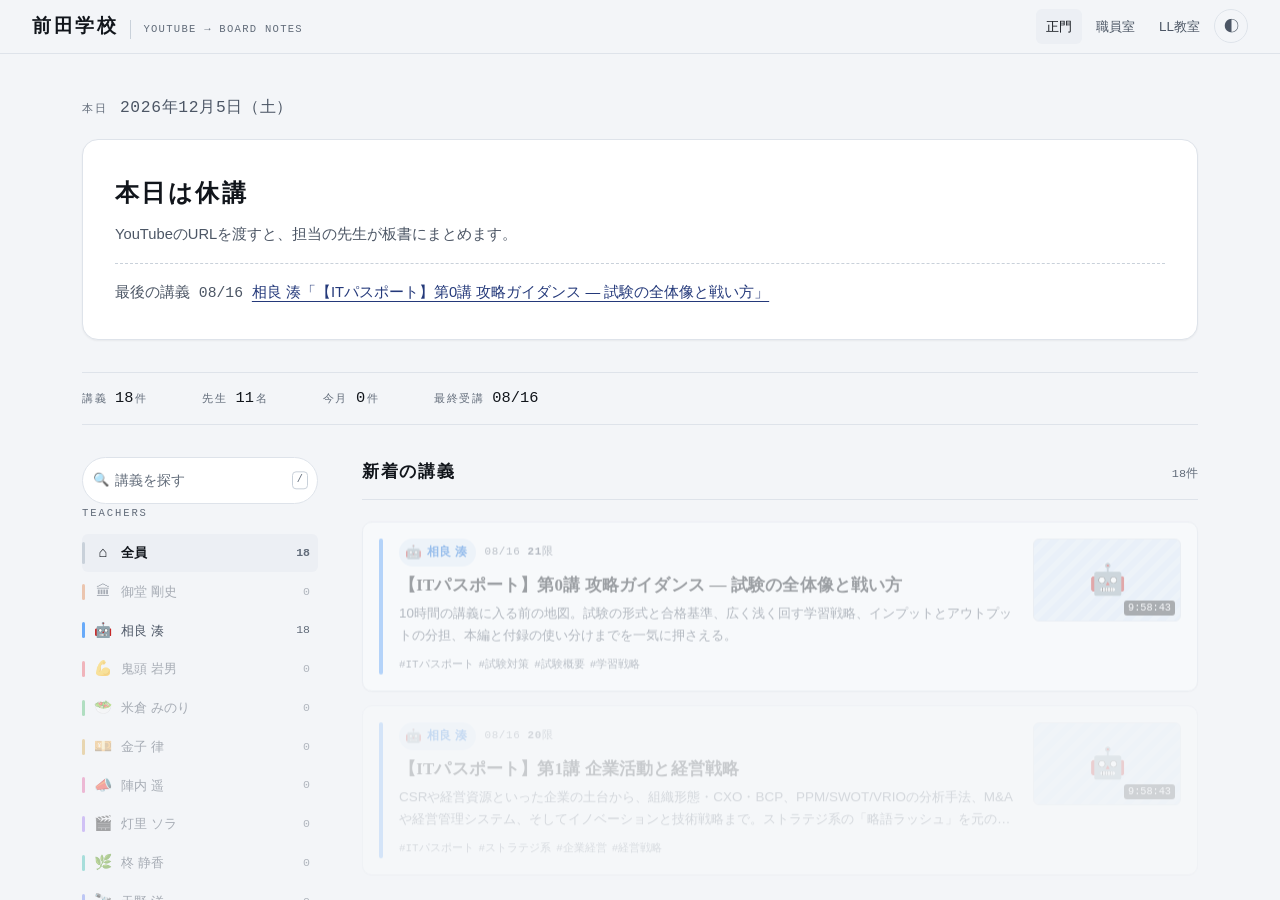
<file: index.html>
<!DOCTYPE html>
<html lang="ja">
<head>
<meta charset="UTF-8">
<meta http-equiv="refresh" content="0; url=学校/index.html">
<title>前田学校</title>
<link rel="canonical" href="学校/index.html">
</head>
<body>
<p><a href="学校/index.html">前田学校へ</a></p>
</body>
</html>
</file>
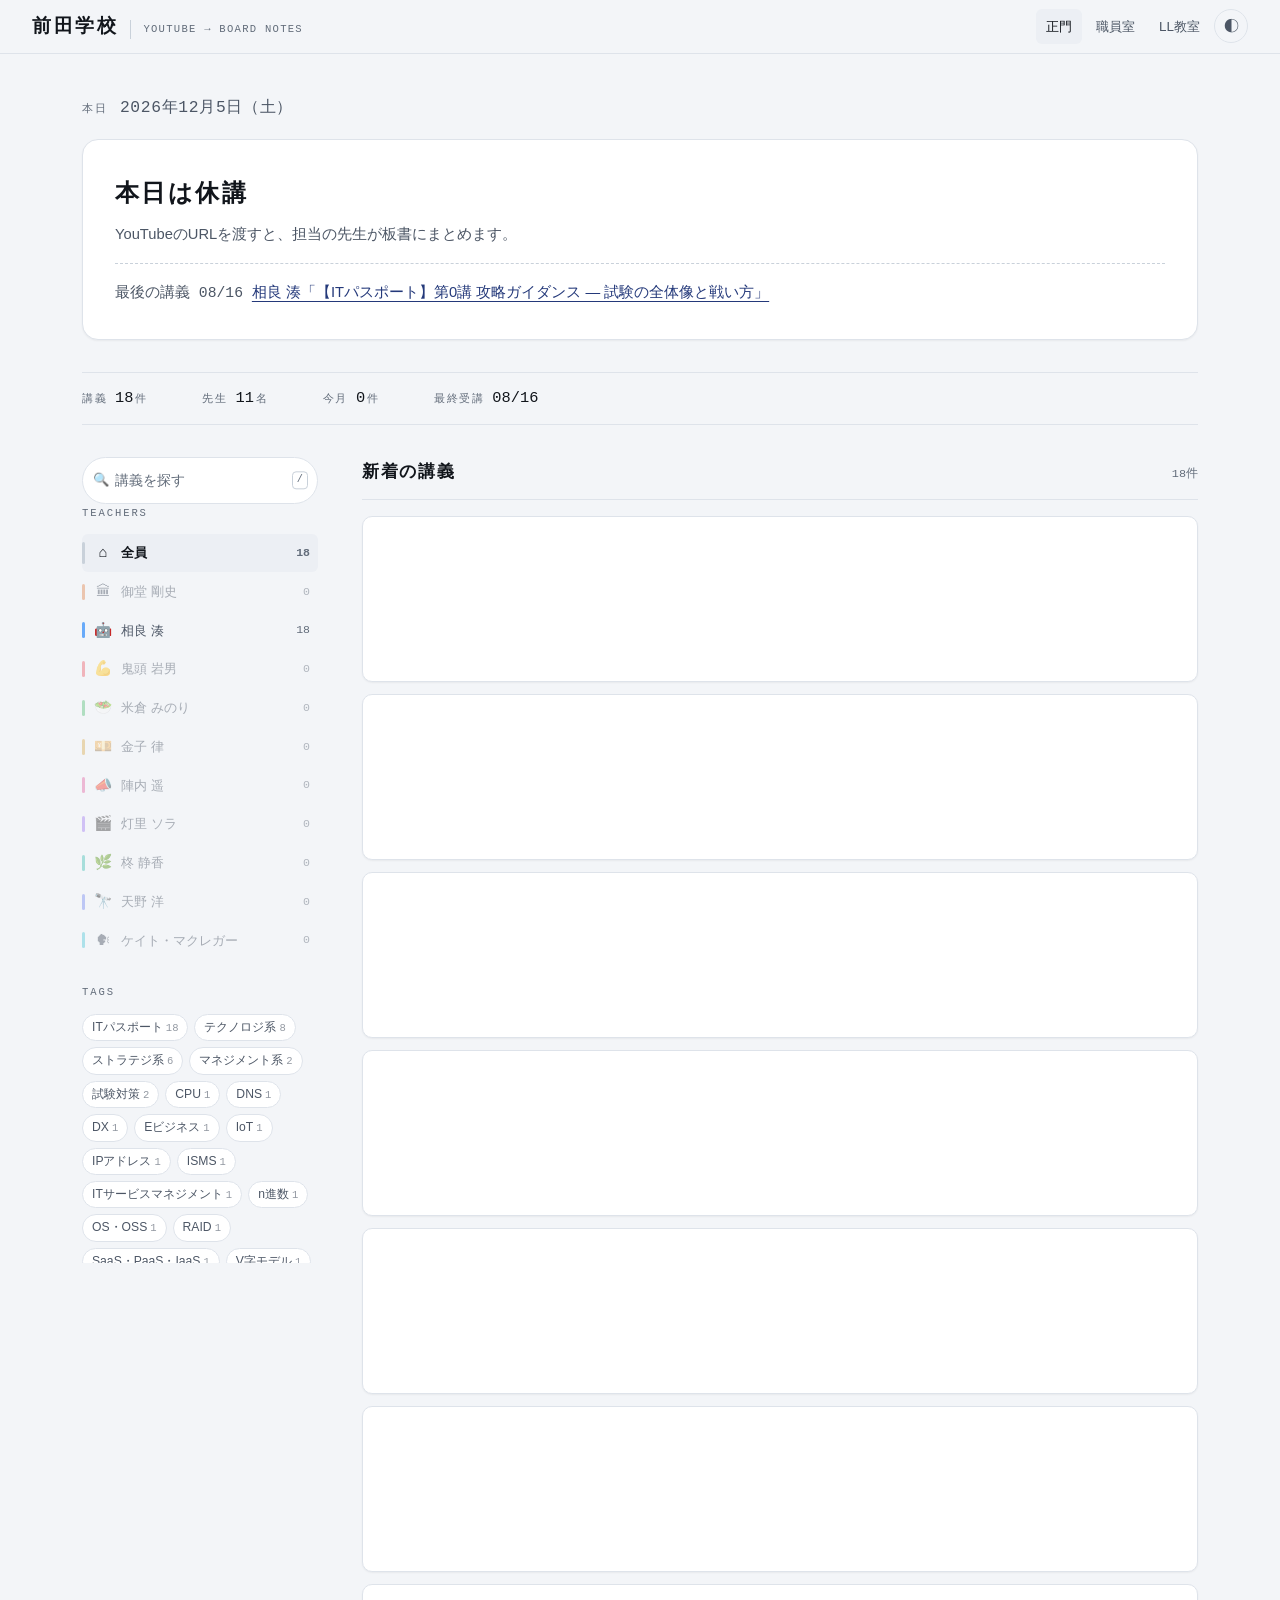
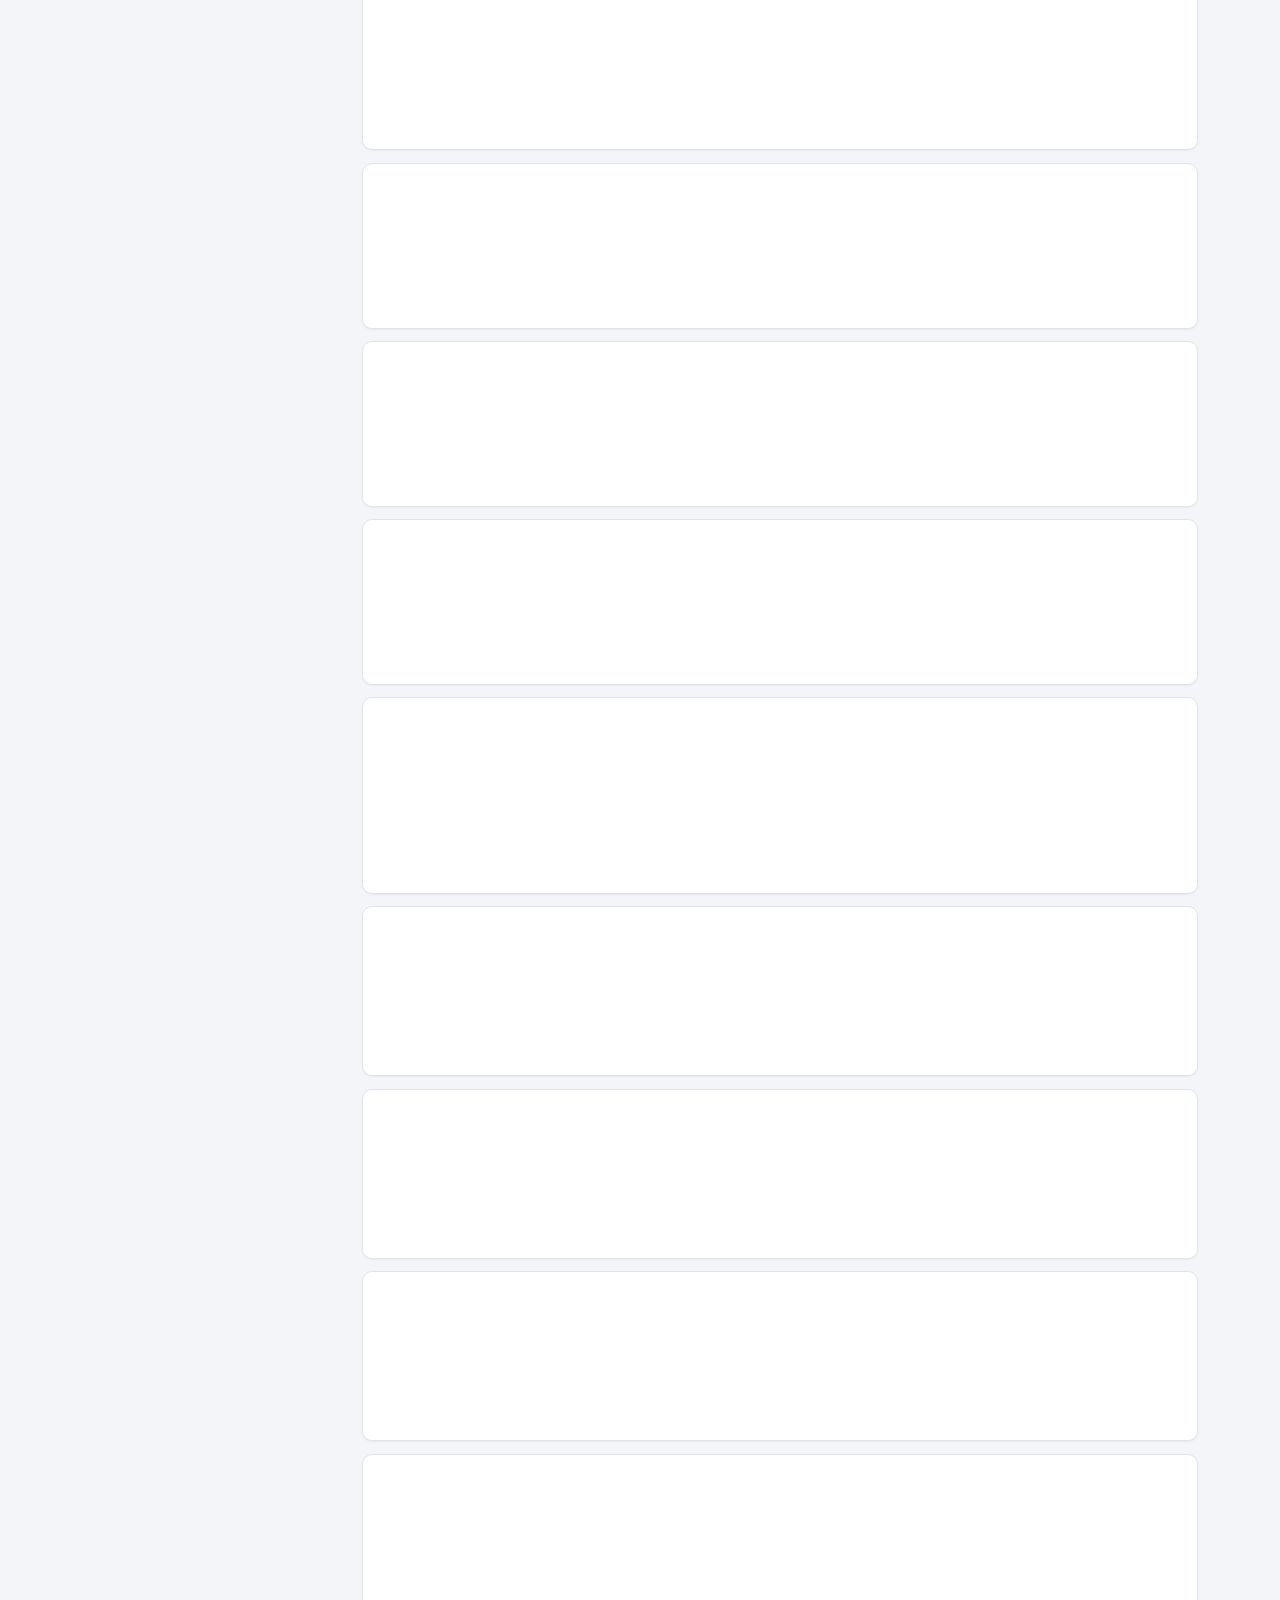
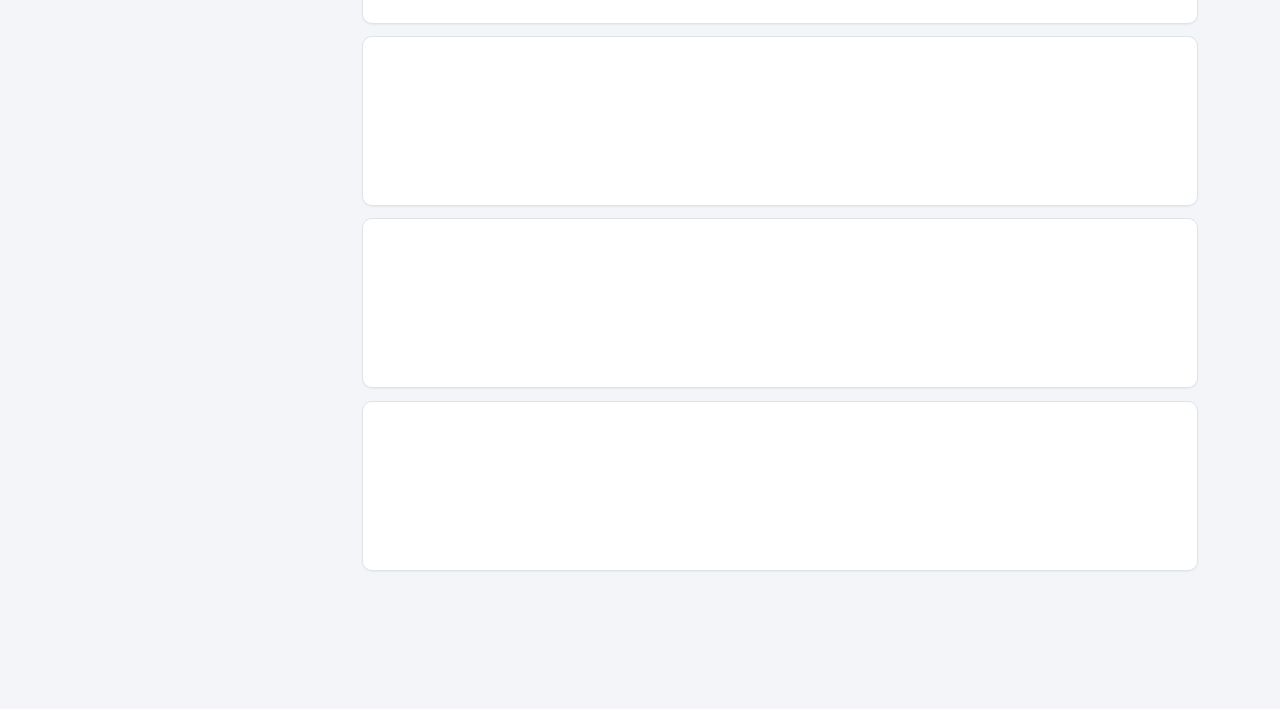
<file: 学校/index.html>
<!DOCTYPE html>
<html lang="ja">
<head>
<meta charset="UTF-8">
<meta name="viewport" content="width=device-width, initial-scale=1">
<meta name="color-scheme" content="light dark">
<title>前田学校</title>
<link rel="icon" href="data:image/svg+xml,%3Csvg xmlns='http://www.w3.org/2000/svg' viewBox='0 0 100 100'%3E%3Ctext y='.92em' font-size='90'%3E🏫%3C/text%3E%3C/svg%3E">
<link rel="apple-touch-icon" href="assets/icon-180.png">
<link rel="manifest" href="manifest.webmanifest">
<meta name="theme-color" content="#2f4b9e">
<meta name="mobile-web-app-capable" content="yes">
<meta name="apple-mobile-web-app-capable" content="yes">
<meta name="apple-mobile-web-app-status-bar-style" content="black-translucent">
<meta name="apple-mobile-web-app-title" content="前田学校">
<link rel="stylesheet" href="assets/school.css">
<script>
/* テーマのちらつき防止。描画前に保存済みの設定を当てる */
(function () {
  try {
    var t = localStorage.getItem('maeda-school-theme');
    if (t === 'light' || t === 'dark') {
      document.documentElement.setAttribute('data-theme', t);
      document.documentElement.style.colorScheme = t;
    }
  } catch (e) {}
})();
</script>
</head>
<body>
<a class="skip" href="#main">本文へ移動</a>

<header class="topbar">
  <a class="brand" href="index.html">
    <span class="brand__name">前田学校</span>
    <span class="brand__sub mono">YOUTUBE → BOARD NOTES</span>
  </a>
  <nav class="topnav">
    <a href="index.html" aria-current="page">正門</a>
    <a href="職員室.html">職員室</a>
    <a href="対話.html?teacher=mac">LL教室</a>
    <button type="button" class="themebtn" id="themebtn">◐</button>
  </nav>
</header>

<main class="page" id="main">

  <!-- 本日の講義 -->
  <section class="today" id="today"></section>

  <!-- 台帳（学校の状況） -->
  <dl class="ledger" id="ledger"></dl>

  <div class="split" id="split">
    <!-- 絞り込み -->
    <aside class="rail">
      <div class="rail__block">
        <div class="search">
          <span class="search__icon">🔍</span>
          <input type="search" id="q" placeholder="講義を探す" aria-label="講義をフリーワードで検索" autocomplete="off">
          <span class="search__key">/</span>
        </div>
      </div>

      <details id="filters">
        <summary>絞り込み<span class="badge-n" id="filtern" hidden>0</span></summary>

        <div class="rail__block">
          <p class="rail__title">TEACHERS<button type="button" class="clear" id="clearteacher" hidden>解除</button></p>
          <div class="roster" id="roster"></div>
        </div>

        <div class="rail__block">
          <p class="rail__title">TAGS<button type="button" class="clear" id="cleartag" hidden>解除</button></p>
          <div class="tagcloud" id="tagcloud"></div>
        </div>
      </details>
    </aside>

    <!-- 講義一覧 -->
    <section class="feed">
      <div class="sec-head">
        <h2>新着の講義</h2>
        <span class="count" id="count"></span>
      </div>
      <div id="activefilter"></div>
      <div class="feed__list" id="list"></div>
      <div class="more" id="more"></div>
    </section>
  </div>

  <!-- 講義が1件も無いとき -->
  <div id="blank" hidden></div>

</main>

<script src="../データ/teachers.js"></script>
<script src="../データ/lectures.js"></script>
<script src="assets/school.js"></script>
<script>
/* ===========================================================
   正門（トップ）
   =========================================================== */
(function () {
  'use strict';
  var S = window.School, el = S.el, doc = document;
  function $(id) { return doc.getElementById(id); }

  S.mountTheme($('themebtn'));

  var PAGE = 24;
  var all = S.views;
  var state = { q: S.qs('q'), teacher: S.qs('teacher'), tag: S.qs('tag') };
  var results = [], shown = PAGE, drawn = 0, firstPaint = true;

  /* ---------- 講義が0件のとき ---------- */
  if (!all.length) {
    $('split').hidden = true;
    $('ledger').hidden = true;
    var b = $('blank');
    b.hidden = false;
    b.className = 'blank';
    b.appendChild(el('div', 'blank__mark', '🏫'));
    b.appendChild(el('h2', null, 'まだ講義がありません'));
    b.appendChild(el('p', null, 'YouTubeのURLを渡すと、担当の先生が板書にまとめてここに並べます。'));
    b.appendChild(el('code', null, 'ツール/受講.sh <YouTubeのURL>'));
    var go = doc.createElement('a');
    go.className = 'btn'; go.href = '職員室.html';
    go.textContent = '職員室で先生を見る →';
    b.appendChild(go);
    renderToday([]);
    return;
  }

  /* ---------- 本日の講義 ---------- */
  function marquee(v) {
    var a = doc.createElement('a');
    a.className = 'marquee is-enter';
    a.href = '教室.html?id=' + encodeURIComponent(v.lec.id);
    S.applyTint(a, v.teacher.color);
    a.appendChild(el('span', 'marquee__spine'));

    var inner = el('span', 'marquee__inner');
    var main = el('span', 'marquee__main');

    var by = el('span', 'marquee__by');
    by.appendChild(S.teacherChip(v.teacher));
    by.appendChild(S.periodTag(v));
    if (v.lec.demo) by.appendChild(el('span', 'badge-demo', 'サンプル'));
    main.appendChild(by);

    main.appendChild(el('span', 'marquee__title', v.lec.title || '（無題の講義）'));
    if (v.lec.summary) main.appendChild(el('span', 'marquee__summary', v.lec.summary));
    main.appendChild(el('span', 'marquee__go', '教室へ入る →'));

    inner.appendChild(main);
    // 元動画が無い講義でここに大きなプレースホルダを敷いても情報がない。
    // サムネが実在するときだけ出す（一覧カードは行の拍を揃えたいので常に出す）。
    if (v.video && v.video.id) inner.appendChild(S.thumbBox(v, 'marquee__thumb'));
    a.appendChild(inner);
    return a;
  }

  function renderToday(todays) {
    var box = $('today');
    box.textContent = '';

    var head = el('div', 'today__date');
    head.appendChild(el('span', 'label mono', todays.length ? '本日の講義' : '本日'));
    head.appendChild(el('span', 'd mono', S.fmtLong(S.todayISO())));
    box.appendChild(head);

    if (todays.length) {
      box.appendChild(marquee(todays[0]));
      if (todays.length > 1) {
        var also = el('p', 'today__also');
        also.appendChild(doc.createTextNode('本日はほかに ' + (todays.length - 1) + '件 '));
        for (var i = 1; i < todays.length; i++) {
          if (i > 1) also.appendChild(el('span', 'sep', '/'));
          var a = doc.createElement('a');
          a.href = '教室.html?id=' + encodeURIComponent(todays[i].lec.id);
          a.textContent = todays[i].period + '限「' + (todays[i].lec.title || '無題') + '」';
          also.appendChild(a);
        }
        box.appendChild(also);
      }
      return;
    }

    // 休講
    var c = el('div', 'closed');
    c.appendChild(el('h2', null, '本日は休講'));
    c.appendChild(el('p', null, 'YouTubeのURLを渡すと、担当の先生が板書にまとめます。'));
    if (all.length) {
      var last = el('p', 'last');
      last.appendChild(el('span', 'mono', '最後の講義  ' + S.fmtMD(all[0].lec.date) + '  '));
      var la = doc.createElement('a');
      la.href = '教室.html?id=' + encodeURIComponent(all[0].lec.id);
      la.textContent = all[0].teacher.name + '「' + (all[0].lec.title || '無題') + '」';
      last.appendChild(la);
      c.appendChild(last);
    }
    box.appendChild(c);
  }

  /* ---------- 台帳 ---------- */
  function renderLedger() {
    var s = S.stats(), dl = $('ledger');
    dl.textContent = '';
    function row(label, value, unit) {
      var d = doc.createElement('div');
      d.appendChild(el('dt', null, label));
      var dd = el('dd', null, value);
      if (unit) dd.appendChild(el('small', null, unit));
      d.appendChild(dd);
      dl.appendChild(d);
    }
    row('講義', String(s.lectures), '件');
    row('先生', String(s.teachers), '名');
    row('今月', String(s.thisMonth), '件');
    row('最終受講', s.last ? S.fmtMD(s.last) : '—', '');
  }

  /* ---------- 絞り込み（先生・タグ） ---------- */
  var counts = S.countByTeacher();

  function rosterButton(t, n, active, onClick) {
    var b = doc.createElement('button');
    b.type = 'button';
    b.className = 'roster__item' + (n === 0 ? ' is-zero' : '') + (t ? '' : ' roster__all');
    b.setAttribute('aria-pressed', active ? 'true' : 'false');
    if (t) S.applyTint(b, t.color);
    b.appendChild(el('span', 'roster__bar'));
    b.appendChild(el('span', 'roster__emoji', t ? (t.emoji || '📄') : '⌂'));
    b.appendChild(el('span', 'roster__name', t ? t.name : '全員'));
    b.appendChild(el('span', 'roster__n', String(n)));
    b.addEventListener('click', onClick);
    return b;
  }

  function renderRoster() {
    var box = $('roster');
    box.textContent = '';
    box.appendChild(rosterButton(null, all.length, !state.teacher, function () {
      state.teacher = ''; update();
    }));
    for (var i = 0; i < S.teachers.length; i++) {
      // 対話専任の先生は板書講義を持たない。絞り込みに置いても常に0件なので出さない
      if (S.teachers[i].interactive === true) continue;
      (function (t) {
        var active = state.teacher === t.id;
        box.appendChild(rosterButton(t, counts[t.id] || 0, active, function () {
          state.teacher = active ? '' : t.id; update();
        }));
      })(S.teachers[i]);
    }
    $('clearteacher').hidden = !state.teacher;
  }

  function renderTags() {
    var box = $('tagcloud'), list = S.tagRanking(24);
    box.textContent = '';
    for (var i = 0; i < list.length; i++) {
      (function (item) {
        var active = state.tag === item.tag;
        var b = doc.createElement('button');
        b.type = 'button';
        b.className = 'tagbtn';
        b.setAttribute('aria-pressed', active ? 'true' : 'false');
        b.appendChild(doc.createTextNode(item.tag));
        b.appendChild(el('span', 'n', String(item.n)));
        b.addEventListener('click', function () { state.tag = active ? '' : item.tag; update(); });
        box.appendChild(b);
      })(list[i]);
    }
    $('cleartag').hidden = !state.tag;
  }

  /* ---------- 絞り込み中の帯 ---------- */
  function renderActive() {
    var box = $('activefilter');
    box.textContent = '';
    if (!state.teacher && !state.tag) return;

    var bar = el('div', 'activefilter');
    if (state.teacher) {
      var t = S.teacherById(state.teacher);
      S.applyTint(bar, t.color);
      bar.appendChild(S.teacherChip(t));
      bar.appendChild(el('span', null, 'の講義'));
    }
    if (state.tag) {
      bar.appendChild(el('span', 'mono', '#' + state.tag));
    }
    var x = doc.createElement('button');
    x.type = 'button'; x.className = 'x'; x.textContent = '絞り込みを解除';
    x.addEventListener('click', function () { state.teacher = ''; state.tag = ''; update(); });
    bar.appendChild(x);
    box.appendChild(bar);
  }

  /* ---------- 一覧 ---------- */
  function renderList(reset) {
    var list = $('list');
    if (reset) { list.textContent = ''; drawn = 0; }

    if (!results.length) {
      list.className = 'feed__list';
      var b = el('div', 'blank');
      b.appendChild(el('div', 'blank__mark', '🔍'));
      b.appendChild(el('h2', null, '条件に合う講義がありません'));
      b.appendChild(el('p', null, '言葉を短くするか、絞り込みを外してみてください。'));
      var btn = doc.createElement('button');
      btn.type = 'button'; btn.className = 'btn';
      btn.textContent = '条件をすべて解除';
      btn.addEventListener('click', function () {
        state.q = ''; state.teacher = ''; state.tag = '';
        $('q').value = ''; update();
      });
      b.appendChild(btn);
      list.appendChild(b);
      $('more').textContent = '';
      return;
    }

    list.className = 'feed__list' + (firstPaint ? ' is-enter' : '');
    var frag = doc.createDocumentFragment();
    var end = Math.min(shown, results.length);
    for (var i = drawn; i < end; i++) {
      var card = S.lectureCard(results[i]);
      if (firstPaint) card.style.setProperty('--i', String(Math.min(i, 12)));
      frag.appendChild(card);
    }
    list.appendChild(frag);
    drawn = end;

    // もっと見る
    var more = $('more');
    more.textContent = '';
    if (results.length > drawn) {
      var mb = doc.createElement('button');
      mb.type = 'button'; mb.className = 'btn';
      mb.textContent = 'もっと見る（残り ' + (results.length - drawn) + '件）';
      mb.addEventListener('click', function () { shown += PAGE; firstPaint = false; renderList(false); });
      more.appendChild(mb);
    }
  }

  /* ---------- まとめて更新 ---------- */
  function update() {
    results = S.search(all, state);
    shown = PAGE;
    renderRoster();
    renderTags();
    renderActive();
    renderList(true);

    var n = (state.teacher ? 1 : 0) + (state.tag ? 1 : 0);
    var badge = $('filtern');
    badge.hidden = n === 0;
    badge.textContent = String(n);

    $('count').textContent = (results.length === all.length)
      ? all.length + '件'
      : '該当 ' + results.length + '件 / 全' + all.length + '件';

    S.syncUrl(state);
    firstPaint = false;
  }

  /* ---------- 検索 ---------- */
  var input = $('q');
  input.value = state.q;
  var timer = null;
  input.addEventListener('input', function () {
    clearTimeout(timer);
    timer = setTimeout(function () { state.q = input.value; update(); }, 120);
  });
  input.addEventListener('keydown', function (e) {
    if (e.key === 'Escape' && input.value) {
      input.value = ''; state.q = ''; update();
    }
  });
  doc.addEventListener('keydown', function (e) {
    if (e.key === '/' && doc.activeElement !== input) {
      e.preventDefault(); input.focus(); input.select();
    }
  });

  $('clearteacher').addEventListener('click', function () { state.teacher = ''; update(); });
  $('cleartag').addEventListener('click', function () { state.tag = ''; update(); });

  /* ---------- 絞り込みパネルは広い画面では開いておく ---------- */
  var details = $('filters');
  var mq = window.matchMedia('(min-width: 1000px)');
  function syncDetails(e) { details.open = e.matches; }
  syncDetails(mq);
  if (mq.addEventListener) mq.addEventListener('change', syncDetails);
  else if (mq.addListener) mq.addListener(syncDetails);

  /* ---------- スクロールで追い読み ---------- */
  if (window.IntersectionObserver) {
    new IntersectionObserver(function (entries) {
      if (entries[0].isIntersecting && results.length > drawn) {
        shown += PAGE; firstPaint = false; renderList(false);
      }
    }, { rootMargin: '600px 0px' }).observe($('more'));
  }

  /* ---------- 起動 ---------- */
  var today = S.todayISO();
  var todays = [];
  for (var i = 0; i < all.length; i++) if (all[i].lec.date === today) todays.push(all[i]);
  todays.sort(function (a, b) { return Number(a.period) - Number(b.period); });
  todays.reverse(); // 直近の限を先頭に

  renderToday(todays);
  renderLedger();
  update();
})();
</script>
</body>
</html>
</file>
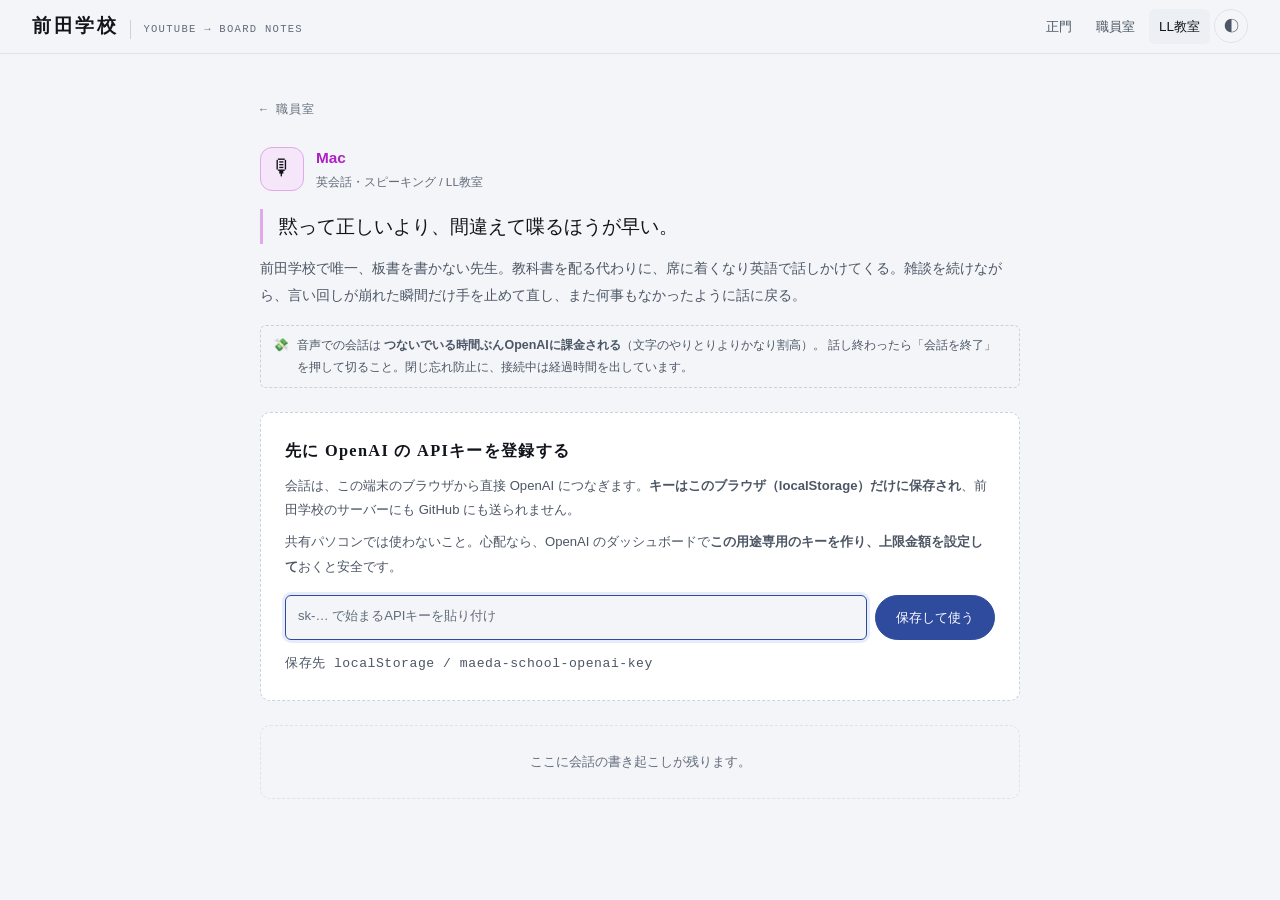
<file: 学校/対話.html>
<!DOCTYPE html>
<html lang="ja">
<head>
<meta charset="UTF-8">
<meta name="viewport" content="width=device-width, initial-scale=1">
<meta name="color-scheme" content="light dark">
<title>対話 — 前田学校</title>
<link rel="icon" href="data:image/svg+xml,%3Csvg xmlns='http://www.w3.org/2000/svg' viewBox='0 0 100 100'%3E%3Ctext y='.92em' font-size='90'%3E🏫%3C/text%3E%3C/svg%3E">
<link rel="apple-touch-icon" href="assets/icon-180.png">
<link rel="manifest" href="manifest.webmanifest">
<meta name="theme-color" content="#2f4b9e">
<meta name="mobile-web-app-capable" content="yes">
<meta name="apple-mobile-web-app-capable" content="yes">
<meta name="apple-mobile-web-app-status-bar-style" content="black-translucent">
<meta name="apple-mobile-web-app-title" content="前田学校">
<link rel="stylesheet" href="assets/school.css">
<script>
/* テーマのちらつき防止。描画前に保存済みの設定を当てる */
(function () {
  try {
    var t = localStorage.getItem('maeda-school-theme');
    if (t === 'light' || t === 'dark') {
      document.documentElement.setAttribute('data-theme', t);
      document.documentElement.style.colorScheme = t;
    }
  } catch (e) {}
})();
</script>
</head>
<body>
<a class="skip" href="#main">本文へ移動</a>

<header class="topbar">
  <a class="brand" href="index.html">
    <span class="brand__name">前田学校</span>
    <span class="brand__sub mono">YOUTUBE → BOARD NOTES</span>
  </a>
  <nav class="topnav">
    <a href="index.html">正門</a>
    <a href="職員室.html">職員室</a>
    <a href="対話.html?teacher=mac" aria-current="page">LL教室</a>
    <button type="button" class="themebtn" id="themebtn">◐</button>
  </nav>
</header>

<main class="page" id="main">
  <div class="talk" id="talk">
    <a class="crumb" href="職員室.html">← 職員室</a>

    <!-- 先生の紹介 -->
    <div class="talk__head">
      <div class="byline">
        <div class="byline__emoji" id="femoji">🎙</div>
        <div>
          <span class="byline__name" id="fname">—</span>
          <div class="byline__sub" id="fsub"></div>
        </div>
      </div>
      <p class="talk__phrase" id="fphrase" hidden></p>
      <p class="talk__profile" id="fprofile" hidden></p>
    </div>

    <p class="note">
      <span class="note__mark" aria-hidden="true">💸</span>
      <span>音声での会話は <b>つないでいる時間ぶんOpenAIに課金される</b>（文字のやりとりよりかなり割高）。
      話し終わったら「<span id="endword">会話を終了</span>」を押して切ること。閉じ忘れ防止に、接続中は経過時間を出しています。</span>
    </p>

    <!-- APIキーの登録（未設定のときだけ出る） -->
    <section class="keyform" id="keyform" hidden>
      <h2>先に OpenAI の APIキーを登録する</h2>
      <p>会話は、この端末のブラウザから直接 OpenAI につなぎます。<b>キーはこのブラウザ（localStorage）だけに保存され</b>、前田学校のサーバーにも GitHub にも送られません。</p>
      <p>共有パソコンでは使わないこと。心配なら、OpenAI のダッシュボードで<b>この用途専用のキーを作り、上限金額を設定して</b>おくと安全です。</p>
      <div class="keyform__row">
        <input type="password" id="keyinput" placeholder="sk-… で始まるAPIキーを貼り付け" autocomplete="off" spellcheck="false" aria-label="OpenAI APIキー">
        <button type="button" class="btn btn--primary" id="keysave">保存して使う</button>
      </div>
      <p class="keyform__note mono">保存先 localStorage / maeda-school-openai-key</p>
    </section>

    <!-- 会話コンソール -->
    <section class="stage is-idle" id="stage" hidden>
      <div class="orb">
        <span class="orb__ring" aria-hidden="true"></span>
        <span class="orb__ring" aria-hidden="true"></span>
        <span class="orb__ring" aria-hidden="true"></span>
        <span class="orb__spin" aria-hidden="true"></span>
        <span class="orb__core">
          <span class="orb__face" id="orbface" aria-hidden="true">🎙</span>
          <span class="wave" aria-hidden="true"><i></i><i></i><i></i><i></i><i></i></span>
        </span>
      </div>

      <p class="stage__status mono" id="status" role="status">待機中</p>

      <div class="talk__ctrl">
        <button type="button" class="talk__mic" id="start">
          <em aria-hidden="true">🎤</em><span id="startlabel">話す</span>
        </button>
        <button type="button" class="btn" id="end" hidden>会話を終了</button>
      </div>

      <p class="stage__hint" id="hint"></p>
    </section>

    <div class="keybar" id="keybar" hidden>
      <span id="keystate" class="mono"></span>
      <button type="button" class="gear" id="keyreset">⚙ APIキーを再設定</button>
    </div>

    <div id="alerts"></div>

    <!-- 会話ログ -->
    <section class="log" id="log"></section>

    <!-- 振り返り（会話を終えたあとに生成される） -->
    <section class="review" id="review" hidden></section>

    <!-- 過去の会話履歴 -->
    <section class="history" id="history" hidden></section>
  </div>
</main>

<audio id="remote" autoplay playsinline></audio>

<script src="../データ/teachers.js"></script>
<script src="../データ/lectures.js"></script>
<script src="assets/school.js"></script>
<script>
/* ===========================================================
   対話 — Mac先生と、その場で声で話す部屋
   -----------------------------------------------------------
   ・?teacher=<id> で データ/teachers.js を引く。interactive: true の
     先生だけが入れる（今のところ Mac だけ。板書を書かない対話専任で、
     英語で自由会話する）。それ以外の先生は入口で止める。
   ・OpenAI Realtime API に WebRTC で直接つなぐ。サーバーは立てない
     （この学校は GitHub Pages に静的ミラーされるため）。
     その代わり APIキーは社長のブラウザの localStorage に置く。
   ・会話を終えると、そのときのログを安いテキストモデル（gpt-4o-mini）に
     渡して「振り返り」を作る。localStorage に先生ごと直近 REPORT_KEEP 件を
     日時つきで残し、ページ下部に「これまでの会話」として一覧表示する
     （個別削除・全削除ができる）。次に同じ先生を開いたときは、直近数件の
     傾向を指示に混ぜて、前回までの続きとして話し始められるようにする。
     振り返りは Markdown ファイルとしてもダウンロードできる
     （localStorage だけだと端末を変えたときに残らないため）。
   ・他ページは file:// 対策で ES5 で書いてあるが、このページは
     RTCPeerConnection / fetch / Promise が前提なので async/await を使う。
     使えないブラウザではそもそも会話が成立しない。
   =========================================================== */
(function () {
  'use strict';

  const S = window.School, el = S.el, doc = document;
  const $ = (id) => doc.getElementById(id);

  S.mountTheme($('themebtn'));

  /* --------------------------------------------------
     0. 設定
     -------------------------------------------------- */
  const MODEL       = 'gpt-realtime-2.1';
  const CALLS_URL   = 'https://api.openai.com/v1/realtime/calls';
  const SECRET_URL  = 'https://api.openai.com/v1/realtime/client_secrets';
  const TRANSCRIBE  = 'gpt-4o-mini-transcribe';   // 生徒の発話を文字に起こすモデル
  const KEY_STORE   = 'maeda-school-openai-key';

  /* 振り返り。音声より桁違いに安いテキストモデルを使う */
  const CHAT_URL     = 'https://api.openai.com/v1/chat/completions';
  const REPORT_MODEL = 'gpt-4o-mini';
  const REPORT_STORE = 'maeda-school-review-log';
  const REPORT_KEEP  = 50;     // 先生1人あたり保存する件数（履歴として残すので多めに）
  const MEMO_RECENT  = 3;      // 次の会話の指示に混ぜる、直近何件ぶんの傾向か
  const LOG_TURNS    = 40;     // レポートに渡す発言数の上限（末尾から）
  const LOG_CHARS    = 6000;   // 同・文字数の上限。長話でも料金が跳ねないように

  /* --------------------------------------------------
     1. 担当の先生を決める
     -------------------------------------------------- */
  const wanted = S.qs('teacher') || 'mac';
  const teacher = S.teacherById(wanted);

  function fatal(title, body, link) {
    const box = el('div', 'blank');
    box.appendChild(el('div', 'blank__mark', '🚪'));
    box.appendChild(el('h2', null, title));
    box.appendChild(el('p', null, body));
    const go = doc.createElement('a');
    go.className = 'btn';
    go.href = link || '職員室.html';
    go.textContent = '職員室へ →';
    box.appendChild(go);
    const talk = $('talk');
    talk.textContent = '';
    talk.appendChild(box);
  }

  if (teacher.id !== wanted) {
    fatal('その先生は在籍していません', '「' + wanted + '」という先生は職員室の名簿にありません。', '職員室.html');
    return;
  }
  if (teacher.interactive !== true) {
    fatal(teacher.name + '先生は対話をしていません',
          'この先生は板書での講義を担当しています。講義は正門から読めます。', 'index.html?teacher=' + encodeURIComponent(teacher.id));
    return;
  }

  const VOICE = teacher.voice || 'cedar';

  /* 先生カラーをページ全体に配る（--tf / --tfon はボタンの地色に使う） */
  S.applyTint($('talk'), teacher.color);

  function cut(s, n) {
    const t = String(s === null || s === undefined ? '' : s).trim().replace(/\s+/g, ' ');
    return t.length > n ? t.slice(0, n) + '…' : t;
  }

  /* --------------------------------------------------
     1-b. 画面の文言
     -------------------------------------------------- */
  $('femoji').textContent = teacher.emoji || '🎙';
  $('fname').textContent = teacher.name;
  $('fsub').textContent = (teacher.subject || '') + ' / ' + (teacher.room || '');
  if (teacher.catchphrase) { $('fphrase').textContent = teacher.catchphrase; $('fphrase').hidden = false; }
  if (teacher.profile)     { $('fprofile').textContent = teacher.profile;    $('fprofile').hidden = false; }

  /* 声の球はこの先生そのもの。Mac は絵文字が 🎙 なので見た目は変わらない */
  $('orbface').textContent = teacher.emoji || '🎙';

  $('startlabel').textContent = teacher.name + 'と話す';
  $('hint').textContent = 'ボタンを押すとマイクの使用を聞かれます。許可したら、そのまま ' + teacher.name + ' に英語で話しかけてください。'
                        + '言い終わると自動で返事が返ってきます（ボタンを押しっぱなしにする必要はありません）。';

  doc.title = teacher.room + ' — ' + teacher.name + '｜前田学校';

  /* --------------------------------------------------
     1-c. 先生の人格
     -------------------------------------------------- */
  /* teachers.js の tone をそのまま指示に混ぜて、名簿を直せば喋り方も変わるようにしておく。 */
  function talkLines(t) {
    return [
      'あなたは日本の私塾「前田学校」の' + (t.room || 'LL教室') + 'で働く英会話講師「' + t.name + '」です。フレンドリーな男性で、生徒と1対1で話しています。',
      '会話は英語で進めます。生徒が固まったとき、または意味が伝わっていないと感じたときだけ、短い日本語を挟んでかまいません。',
      '講義はしません。本物の日常会話と同じテンポで、相づちと短い質問を混ぜてキャッチボールを続けてください。一度に喋るのは2〜3文までにします。',
      '生徒の英語に文法・単語・言い回しの間違いがあれば、会話を止めすぎない範囲でその都度やさしく指摘し、正しい言い方を一度だけ示してから、何事もなかったように話を続けてください。通じている表現をわざわざ言い換えさせたり、細かすぎる指摘を重ねたりはしません。',
      '間違いがなければ一言ほめて、次の質問につなげます。',
      '生徒が日本語で「どういう意味？」「これって英語で何て言う？」のように聞き返してきたときは、そこは英語の会話を中断してかまいません。日本語で、文法の仕組みや正しい言い方、細かいニュアンスの違いまで丁寧に説明してください。説明が終わったら、また英語の会話に戻ります。',
      '生徒が黙っているときは、こちらから話題を振ってください。',
      '最初のひとことは、名乗ってから軽い雑談の質問をひとつ投げる形にします。',
      t.tone ? '話し方の指針: ' + t.tone : ''
    ];
  }

  function instructionsFor(t) {
    const lines = talkLines(t);
    const memo = recentReportsMemo();
    if (memo) {
      lines.push('--- これまでこの生徒と話してきた記録（新しい順） ---');
      lines.push(memo);
      lines.push('--- ここまで ---');
      lines.push('この生徒がこれまで何度もつまずいてきた点や、繰り返し出てくる癖があれば、今日の会話でも意識して見てあげてください。前回の続きとして始めてかまいませんが、この記録をそのまま読み上げないこと。話の流れで自然に触れる程度にします。');
    }
    return lines.filter(Boolean).join('\n');
  }

  /* --------------------------------------------------
     2. APIキー（このブラウザだけに置く）
     -------------------------------------------------- */
  function readKey() {
    try { return localStorage.getItem(KEY_STORE) || ''; } catch (e) { return ''; }
  }
  function writeKey(v) {
    try { v ? localStorage.setItem(KEY_STORE, v) : localStorage.removeItem(KEY_STORE); return true; }
    catch (e) { return false; }
  }

  function paintKeyState() {
    const key = readKey();
    $('keyform').hidden = !!key;
    $('stage').hidden = !key;
    $('keybar').hidden = !key;
    if (key) {
      $('keystate').textContent = 'APIキー登録済み  ' + key.slice(0, 6) + '…' + key.slice(-4);
    }
  }

  $('keysave').addEventListener('click', function () {
    const v = $('keyinput').value.trim();
    clearAlerts();
    if (!v) { warn('APIキーが空です', '<code>sk-</code> で始まるキーを貼り付けてください。'); return; }
    if (v.indexOf('sk-') !== 0) {
      warn('キーの形が違うようです', 'OpenAI のAPIキーは <code>sk-</code> から始まります。貼り付けたものをもう一度確認してください。');
      return;
    }
    if (!writeKey(v)) {
      warn('保存できませんでした', 'ブラウザのプライベートモードなどで localStorage が使えない可能性があります。');
      return;
    }
    $('keyinput').value = '';
    paintKeyState();
  });
  $('keyinput').addEventListener('keydown', function (e) { if (e.key === 'Enter') $('keysave').click(); });

  $('keyreset').addEventListener('click', function () {
    hangup();
    writeKey('');
    clearAlerts();
    paintKeyState();
    $('keyinput').focus();
  });

  /* --------------------------------------------------
     3. 画面のお知らせ
     -------------------------------------------------- */
  function clearAlerts() { $('alerts').textContent = ''; }

  /* body は <code> だけ許した簡単な整形。外から来た文字列は入れない */
  function warn(title, bodyHtml) {
    const box = el('div', 'alert');
    box.appendChild(el('span', 'alert__mark', '⚠'));
    const txt = doc.createElement('span');
    const b = doc.createElement('b');
    b.textContent = title;
    txt.appendChild(b);
    txt.appendChild(doc.createElement('br'));
    const rest = doc.createElement('span');
    rest.innerHTML = String(bodyHtml || '').replace(/<(?!\/?code>)/g, '&lt;');
    txt.appendChild(rest);
    box.appendChild(txt);
    $('alerts').appendChild(box);
    return box;
  }

  /* 外部（APIのエラーメッセージなど）から来た文字列はこちらで出す */
  function warnText(title, text) {
    const box = el('div', 'alert');
    box.appendChild(el('span', 'alert__mark', '⚠'));
    const txt = doc.createElement('span');
    txt.appendChild(el('b', null, title));
    txt.appendChild(doc.createElement('br'));
    txt.appendChild(doc.createTextNode(String(text || '')));
    box.appendChild(txt);
    $('alerts').appendChild(box);
    return box;
  }

  /* --------------------------------------------------
     4. 会話ログ（吹き出し）
     -------------------------------------------------- */
  const log = $('log');
  const bubbles = Object.create(null);   // item_id -> {box, text}
  let logEmpty = null;

  /* 1ページ内で2回目・3回目と話すことがある。振り返りに前回ぶんの
     吹き出しを混ぜないよう、吹き出しに何回目の会話かを刻んでおく */
  let sessionSeq = 0;

  function showEmpty() {
    if (logEmpty) return;
    logEmpty = el('p', 'log__empty', 'ここに会話の書き起こしが残ります。');
    log.appendChild(logEmpty);
  }
  function hideEmpty() {
    if (logEmpty && logEmpty.parentNode) logEmpty.parentNode.removeChild(logEmpty);
    logEmpty = null;
  }
  showEmpty();

  function nearBottom() {
    return (window.innerHeight + window.scrollY) > (doc.body.scrollHeight - 220);
  }

  function bubbleFor(key, who) {
    if (bubbles[key]) return bubbles[key];
    hideEmpty();
    const stick = nearBottom();
    const box = el('div', 'bub bub--' + (who === 'me' ? 'me' : 'ai') + ' is-live');
    box.setAttribute('data-session', String(sessionSeq));
    box.appendChild(el('span', 'bub__who', who === 'me' ? 'YOU' : teacher.name.toUpperCase()));
    const text = el('span', 'bub__text');
    box.appendChild(text);
    log.appendChild(box);
    const rec = { box: box, text: text };
    bubbles[key] = rec;
    if (stick) window.scrollTo(0, doc.body.scrollHeight);
    return rec;
  }

  function appendDelta(key, who, delta) {
    if (!delta) return;
    const rec = bubbleFor(key, who);
    rec.text.textContent += delta;
  }

  function finishBubble(key, who, finalText) {
    // 一文字も届かないまま終わった発話で、空の吹き出しを作らない
    if (!bubbles[key] && !finalText) return;
    const rec = bubbleFor(key, who);
    if (finalText) rec.text.textContent = finalText;
    rec.box.classList.remove('is-live');
    if (!rec.text.textContent) dropBubble(key);
  }

  function dropBubble(key) {
    const rec = bubbles[key];
    if (rec && rec.box.parentNode) rec.box.parentNode.removeChild(rec.box);
    delete bubbles[key];
    if (!log.children.length) showEmpty();
  }

  /* --------------------------------------------------
     5. 状態表示
     -------------------------------------------------- */
  const stage = $('stage');
  const LABEL = {
    idle:       '待機中',
    connecting: 'つないでいます…',
    listening:  '聞いています',
    speaking:   teacher.name + 'が話しています',
    error:      '切断されました'
  };
  let mode = 'idle';
  let startedAt = 0, tick = null;

  function paintStatus() {
    let s = LABEL[mode] || '';
    if (startedAt) s += '  ' + S.mmss((Date.now() - startedAt) / 1000);
    $('status').textContent = s;
  }

  function setMode(next) {
    mode = next;
    stage.className = 'stage is-' + next;
    paintStatus();
  }

  function startClock() {
    startedAt = Date.now();
    paintStatus();
    tick = setInterval(paintStatus, 1000);
  }
  function stopClock() {
    if (tick) clearInterval(tick);
    tick = null; startedAt = 0;
  }

  /* --------------------------------------------------
     6. 接続
     -------------------------------------------------- */
  let pc = null, dc = null, mic = null, connected = false;
  const audio = $('remote');

  /* セッションの中身。ephemeral token の発行・SDP交換・session.update の
     3か所で同じものを使うので、ここ1か所だけ直せば全部変わる。 */
  function sessionConfig() {
    return {
      type: 'realtime',
      model: MODEL,
      output_modalities: ['audio'],
      instructions: instructionsFor(teacher),
      audio: {
        input: {
          /* 生徒の発話を文字に起こす。language は指定しない
             （英語の中に日本語が混ざっても拾えるようにするため） */
          transcription: { model: TRANSCRIBE },
          /* 言い終わりを意味で判断して、自動で返事を始める。
             これがあるからボタンを押しっぱなしにしなくてよい */
          turn_detection: { type: 'semantic_vad', interrupt_response: true }
        },
        output: { voice: VOICE }
      }
    };
  }

  /* ephemeral token（使い捨ての鍵）を取りにいく。このページは GitHub Pages で
     公開される＝誰でも開けるので、生の長期キー（sk-…）は通信に一切乗せたくない。
     使い捨ての鍵が発行できなかったときは、フルキーへ落とさず接続そのものを諦める。 */
  async function getToken(key) {
    let r;
    try {
      r = await fetch(SECRET_URL, {
        method: 'POST',
        headers: { 'Authorization': 'Bearer ' + key, 'Content-Type': 'application/json' },
        body: JSON.stringify({ session: sessionConfig() })
      });
    } catch (e) {
      return { token: null, status: 'network' };
    }
    if (r.status === 401) return { token: null, status: 401 };
    if (r.ok) {
      const j = await r.json();
      // 公式は data.value。念のため旧形式も見る
      const v = j.value || (j.client_secret && j.client_secret.value);
      if (typeof v === 'string' && v) return { token: v };
    }
    return { token: null, status: r.status };
  }

  /* SDPの交換。使い捨ての鍵（ephemeral token）だけを使う。生のSDPをそのまま
     送ればよい（セッションの設定は鍵に焼き込み済み）。 */
  function exchangeSdp(sdp, token) {
    return fetch(CALLS_URL, {
      method: 'POST',
      headers: { 'Authorization': 'Bearer ' + token, 'Content-Type': 'application/sdp' },
      body: sdp
    });
  }

  function send(obj) {
    if (dc && dc.readyState === 'open') dc.send(JSON.stringify(obj));
  }

  /* OpenAI が返すエラー本文は JSON。読めるなら message だけ取り出す */
  function apiMessage(body) {
    try {
      const j = JSON.parse(body);
      const m = j && j.error && (j.error.message || j.error.code);
      if (m) return String(m);
    } catch (e) {}
    const s = String(body || '').trim();
    return s.length > 400 ? s.slice(0, 400) + '…' : s;
  }

  async function connect() {
    clearAlerts();

    /* 2回目以降の会話。前回の振り返りは画面から下げ、吹き出しの刻印を
       次の番号に進めて、振り返りに前回ぶんが混ざらないようにする */
    sessionSeq++;
    clearReview();

    const key = readKey();
    if (!key) { paintKeyState(); return; }

    if (!window.RTCPeerConnection) {
      warn('このブラウザでは会話できません', 'WebRTC に対応したブラウザ（Safari・Chrome の最新版など）で開いてください。');
      return;
    }
    if (!navigator.mediaDevices || !navigator.mediaDevices.getUserMedia) {
      warn('マイクを使えません',
        location.protocol === 'file:'
          ? 'ファイルを直接開いた状態（<code>file://</code>）だと、ブラウザがマイクを許可しないことがあります。iPhone用の公開URL（https）から開くか、<code>ツール/公開.sh</code> で公開したページを使ってください。'
          : 'このブラウザ・この開き方ではマイクにアクセスできません。https のページから開いてください。');
      return;
    }

    $('start').disabled = true;
    setMode('connecting');

    try {
      /* マイクを先に取る。ここで断られたら以降は無駄なので中断する */
      mic = await navigator.mediaDevices.getUserMedia({ audio: true });
    } catch (e) {
      hangup('idle');
      const name = e && e.name;
      if (name === 'NotAllowedError' || name === 'SecurityError') {
        warn('マイクの使用が許可されませんでした',
             'ブラウザのアドレスバーの鍵アイコンからマイクを「許可」に変えて、もう一度お試しください。');
      } else if (name === 'NotFoundError' || name === 'DevicesNotFoundError') {
        warnText('マイクが見つかりません', 'この端末に使えるマイクがありません。イヤホンマイクなどを接続してから、もう一度お試しください。');
      } else {
        warnText('マイクを開けませんでした', (e && e.message) || String(e));
      }
      return;
    }

    let token;
    try {
      const got = await getToken(key);
      if (got.status === 401) {
        hangup('idle');
        warn('APIキーが拒否されました（401）', 'キーが間違っているか、無効化されています。<code>⚙ APIキーを再設定</code> から入れ直してください。');
        return;
      }
      if (!got.token) {
        hangup('idle');
        warn('安全に接続できませんでした',
             '使い捨ての接続キーが発行できませんでした（' + (got.status === 'network' ? '通信エラー' : 'HTTP ' + got.status) + '）。'
             + '長期のAPIキーをそのまま送らない設計にしているため、この場合は接続していません。少し時間を置いてもう一度お試しください。');
        return;
      }
      token = got.token;
    } catch (e) {
      hangup('idle');
      warnText('安全に接続できませんでした', (e && e.message) || String(e));
      return;
    }

    try {
      pc = new RTCPeerConnection();

      /* 先生の声 */
      pc.ontrack = function (e) {
        audio.srcObject = e.streams[0];
        const p = audio.play();
        if (p && p.catch) p.catch(function () {
          warn('音声の再生がブラウザに止められました', '画面のどこかを一度タップ／クリックすると音が出ます。');
        });
      };

      pc.onconnectionstatechange = function () {
        if (!pc) return;
        if (pc.connectionState === 'failed' || pc.connectionState === 'disconnected') {
          if (connected) {
            warnText('接続が切れました', '回線が不安定か、セッションが終了しました。もう一度「' + teacher.name + 'と話す」を押してください。');
            hangup('error');
          }
        }
      };

      /* マイクを送る */
      mic.getTracks().forEach(function (tr) { pc.addTrack(tr, mic); });

      /* イベント用のデータチャネル */
      dc = pc.createDataChannel('oai-events');
      dc.onopen = function () {
        send({ type: 'session.update', session: sessionConfig() });
        /* こちらから話しかけてもらう（挨拶の一言） */
        send({ type: 'response.create' });
        connected = true;
        setMode('listening');
        $('end').hidden = false;
        $('start').hidden = true;
        startClock();
      };
      dc.onmessage = function (e) { handleEvent(e.data); };

      const offer = await pc.createOffer();
      await pc.setLocalDescription(offer);

      const res = await exchangeSdp(offer.sdp, token);

      if (!res.ok) {
        const body = await res.text().catch(function () { return ''; });
        hangup('idle');
        if (res.status === 401) {
          warn('APIキーが拒否されました（401）', 'キーが間違っているか、無効化されています。<code>⚙ APIキーを再設定</code> から入れ直してください。');
        } else if (res.status === 429) {
          warn('使いすぎか、残高切れです（429）', 'OpenAI 側のレート上限に達したか、クレジット残高が足りません。少し待つか、残高を確認してください。');
        } else if (res.status === 403) {
          warn('このキーでは Realtime API を使えません（403）', 'OpenAI のプロジェクト設定で、このキーに Realtime の権限があるか確認してください。');
        } else {
          warnText('つなげませんでした（HTTP ' + res.status + '）', apiMessage(body) || 'OpenAI からの応答を読めませんでした。');
        }
        return;
      }

      const answer = await res.text();
      await pc.setRemoteDescription({ type: 'answer', sdp: answer });

    } catch (e) {
      hangup('idle');
      if (e && (e.name === 'TypeError' || String(e).indexOf('Failed to fetch') >= 0)) {
        warn('OpenAI に接続できませんでした',
             'ネットワークが切れているか、ブラウザ側で通信がブロックされています（<code>file://</code> で開いているとブロックされることがあります）。'
             + 'iPhone用の公開URL（https）から開くと通ることがあります。');
      } else {
        warnText('接続に失敗しました', (e && e.message) || String(e));
      }
    }
  }

  /* --------------------------------------------------
     7. イベントの受け取り
     -------------------------------------------------- */
  function handleEvent(raw) {
    let ev;
    try { ev = JSON.parse(raw); } catch (e) { return; }
    const type = String(ev.type || '');

    /* --- エラー --- */
    if (type === 'error') {
      const detail = (ev.error && (ev.error.message || ev.error.code)) || '詳細不明';
      warnText('OpenAI からエラーが返りました', detail);
      return;
    }

    /* --- 生徒の発話の書き起こし ---
       GA と beta で名前が違いうるので、末尾で見分ける */
    if (type.indexOf('input_audio_transcription') >= 0) {
      const key = 'me:' + (ev.item_id || 'x');
      if (/\.delta$/.test(type)) { appendDelta(key, 'me', ev.delta); return; }
      if (/\.completed$/.test(type) || /\.done$/.test(type)) {
        finishBubble(key, 'me', ev.transcript);
        return;
      }
      if (/\.failed$/.test(type)) { dropBubble(key); return; }
      return;
    }

    /* --- 先生の返事の書き起こし ---
       response.output_audio_transcript.* / response.audio_transcript.* の両方を拾う */
    if (/audio_transcript\.(delta|done)$/.test(type)) {
      const key = 'ai:' + (ev.item_id || ev.response_id || 'x');
      if (/\.delta$/.test(type)) {
        if (mode !== 'speaking') setMode('speaking');
        appendDelta(key, 'ai', ev.delta);
      } else {
        finishBubble(key, 'ai', ev.transcript);
      }
      return;
    }

    /* --- 喋っている・聞いている の切り替え --- */
    switch (type) {
      case 'input_audio_buffer.speech_started':
        if (connected && mode !== 'speaking') setMode('listening');
        break;
      case 'output_audio_buffer.started':
        if (connected) setMode('speaking');
        break;
      case 'output_audio_buffer.stopped':
      case 'output_audio_buffer.cleared':
      case 'response.done':
        if (connected) setMode('listening');
        break;
    }
  }

  /* --------------------------------------------------
     8. 切断
     -------------------------------------------------- */
  function stopAll() {
    if (dc) { try { dc.close(); } catch (e) {} dc = null; }
    if (pc) { try { pc.close(); } catch (e) {} pc = null; }
    if (mic) { mic.getTracks().forEach(function (tr) { try { tr.stop(); } catch (e) {} }); mic = null; }
    if (audio) { audio.srcObject = null; }
    connected = false;
    stopClock();
  }

  /* 片付けはここ1本。マイクを必ず止める＝課金を止める、が最重要。 */
  function hangup(next) {
    stopAll();
    setMode(next || 'idle');
    $('start').hidden = false;
    $('start').disabled = false;
    $('end').hidden = true;
    /* 途中で切れた吹き出しのカーソルを止める */
    for (const k in bubbles) if (Object.prototype.hasOwnProperty.call(bubbles, k)) {
      bubbles[k].box.classList.remove('is-live');
    }
  }

  /* --------------------------------------------------
     9. 振り返り — 会話を終えたときに1回だけ作る
     -------------------------------------------------- */
  /* 声の会話はつないでいる時間ぶん課金されるが、こちらはテキストを
     1回POSTするだけで桁が2つ違う。それでも長話を丸ごと送る意味は無いので、
     末尾から LOG_TURNS 発言・LOG_CHARS 文字までに切って渡す。
     あくまで付加機能。失敗しても会話の記録（吹き出し）は残るし、
     エラーは赤い警告ではなく小さな注記で済ませる。 */

  const reviewBox = $('review');
  let reportBusy = false;

  /* ---- 保存（先生ごとに直近 REPORT_KEEP 件だけ） ---- */
  function readAllReports() {
    try {
      const j = JSON.parse(localStorage.getItem(REPORT_STORE) || '{}');
      return (j && typeof j === 'object' && !Array.isArray(j)) ? j : {};
    } catch (e) { return {}; }
  }

  function readReports(id) {
    const list = readAllReports()[id];
    return Array.isArray(list) ? list : [];
  }

  function saveReport(id, entry) {
    try {
      const all = readAllReports();
      const list = readReports(id);
      list.unshift(entry);
      all[id] = list.slice(0, REPORT_KEEP);
      localStorage.setItem(REPORT_STORE, JSON.stringify(all));
    } catch (e) { /* 容量超過・プライベートモードなど。黙って諦める */ }
  }

  /* at（ISO日時、ミリ秒精度でほぼ一意）を鍵に1件だけ消す */
  function deleteReport(id, at) {
    try {
      const all = readAllReports();
      all[id] = readReports(id).filter(function (e) { return e.at !== at; });
      localStorage.setItem(REPORT_STORE, JSON.stringify(all));
    } catch (e) {}
  }

  function clearReports(id) {
    try {
      const all = readAllReports();
      delete all[id];
      localStorage.setItem(REPORT_STORE, JSON.stringify(all));
    } catch (e) {}
  }

  /* 次に同じ先生を開いたとき、指示に混ぜる。直近 MEMO_RECENT 件ぶんを
     まとめて渡すことで、1回だけでなく繰り返しのミスや傾向にも気づけるようにする。
     ここが「Macが生徒を覚えて成長する」の実体。 */
  function recentReportsMemo() {
    const list = readReports(teacher.id).slice(0, MEMO_RECENT);
    if (!list.length) return '';
    return list.map(function (entry, i) {
      const r = entry && entry.report;
      if (!r) return '';
      const rows = [(i + 1) + '. ' + (entry.at ? String(entry.at).slice(0, 10) : '(日付不明)')];
      if (r.summary) rows.push('   内容: ' + cut(r.summary, 200));
      if (Array.isArray(r.fixes) && r.fixes.length) {
        rows.push('   つまずいた点: ' + r.fixes.slice(0, 3).map(function (f) {
          return cut([f && f.before, f && f.after].filter(Boolean).join(' → '), 80);
        }).filter(Boolean).join(' / '));
      }
      return rows.join('\n');
    }).filter(Boolean).join('\n');
  }

  /* ---- 会話ログの取り出し ---- */
  function collectTurns() {
    const nodes = log.querySelectorAll('.bub');
    const rows = [];
    for (let i = 0; i < nodes.length; i++) {
      const n = nodes[i];
      if (n.getAttribute('data-session') !== String(sessionSeq)) continue;   // 今回ぶんだけ
      const t = n.querySelector('.bub__text');
      const s = ((t && t.textContent) || '').trim();
      if (!s) continue;
      rows.push({ me: n.classList.contains('bub--me'), text: s });
    }
    return rows;
  }

  /* 切るのは頭から。会話は後半のほうが振り返りに効く */
  function transcriptOf(rows) {
    const tail = rows.slice(-LOG_TURNS);
    const out = [];
    let total = 0;
    for (let i = tail.length - 1; i >= 0; i--) {
      const line = (tail[i].me ? '生徒' : teacher.name) + ': ' + tail[i].text;
      if (out.length && total + line.length > LOG_CHARS) break;
      out.unshift(line);
      total += line.length;
    }
    return out.join('\n');
  }

  /* ---- 生成 ---- */
  function reportPrompt() {
    const common = [
      '出力は次のキーだけを持つJSONオブジェクト1つ。前後に文章を付けないこと。',
      '{"summary": "会話全体のまとめ（2〜3文）", "fixes": [{"before": "…", "after": "…", "note": "…"}], "good": ["…"], "next": ["…"]}',
      'fixes は会話に実際に出てきたものだけを入れます。無ければ空配列にすること。good と next はそれぞれ1〜3個。',
      '会話ログに根拠が無いことは書かないでください。無理に埋めるより空にするほうが良い。',
      '生徒本人が読むメモです。日本語で、短く具体的に書いてください。'
    ];
    return [
      'あなたは英語学習コーチです。日本人学習者と英会話講師「' + teacher.name + '」の会話ログを読み、学習者向けの振り返りメモを作ります。',
      'fixes には、学習者が実際に言った誤り（before）、正しい言い方（after）、なぜそうなるかの一言（note）を入れます。文法・単語・言い回しのどれでもかまいません。before と after の英文は英語のまま書きます。',
      'good にはうまく言えた表現ややり取りを、next には次回に向けた具体的な練習の的を書きます。'
    ].concat(common).join('\n');
  }

  /* 文字列・数値以外が返ってきたら捨てる（"[object Object]" を画面に出さない） */
  function str(x, n) {
    if (typeof x !== 'string' && typeof x !== 'number') return '';
    return cut(x, n);
  }

  function normList(v) {
    if (!Array.isArray(v)) return [];
    const out = [];
    for (let i = 0; i < v.length && out.length < 4; i++) {
      const s = str(v[i], 200);
      if (s) out.push(s);
    }
    return out;
  }

  function normFixes(v) {
    if (!Array.isArray(v)) return [];
    const out = [];
    for (let i = 0; i < v.length && out.length < 6; i++) {
      const f = v[i];
      if (typeof f === 'string') {
        const s = str(f, 200);
        if (s) out.push({ before: '', after: s, note: '' });
        continue;
      }
      if (!f || typeof f !== 'object') continue;
      const row = { before: str(f.before, 200), after: str(f.after, 200), note: str(f.note, 200) };
      if (row.before || row.after || row.note) out.push(row);
    }
    return out;
  }

  function normalizeReport(text) {
    let raw = null;
    try { raw = JSON.parse(text); } catch (e) { raw = null; }
    /* JSONで返らなかったときも本文は捨てず、まとめ扱いで出す */
    if (!raw || typeof raw !== 'object' || Array.isArray(raw)) {
      return { summary: cut(text, 600), fixes: [], good: [], next: [] };
    }
    return {
      summary: str(raw.summary, 600),
      fixes: normFixes(raw.fixes),
      good: normList(raw.good),
      next: normList(raw.next)
    };
  }

  async function askReport(key, transcript) {
    const r = await fetch(CHAT_URL, {
      method: 'POST',
      headers: { 'Authorization': 'Bearer ' + key, 'Content-Type': 'application/json' },
      body: JSON.stringify({
        model: REPORT_MODEL,
        temperature: 0.3,
        max_tokens: 700,
        response_format: { type: 'json_object' },
        messages: [
          { role: 'system', content: reportPrompt() },
          { role: 'user', content: '会話ログ:\n' + transcript }
        ]
      })
    });
    if (!r.ok) throw new Error('HTTP ' + r.status);
    const j = await r.json();
    const text = j && j.choices && j.choices[0] && j.choices[0].message && j.choices[0].message.content;
    if (!text) throw new Error('empty');
    return normalizeReport(text);
  }

  /* ---- 表示 ---- */
  function reviewCard() {
    reviewBox.hidden = false;
    reviewBox.textContent = '';
    const card = el('div', 'review__card');
    reviewBox.appendChild(card);
    return card;
  }

  function clearReview() {
    reviewBox.hidden = true;
    reviewBox.textContent = '';
  }

  function paintWait() {
    reviewCard().appendChild(el('p', 'review__wait', '振り返りを作っています…'));
  }

  function paintFailed() {
    reviewBox.hidden = false;
    reviewBox.textContent = '';
    reviewBox.appendChild(el('p', 'review__mute',
      '今回の振り返りは作れませんでした。会話の記録は上に残っています。'));
  }

  function listSec(label, items) {
    const sec = el('div', 'review__sec');
    sec.appendChild(el('p', 'review__label', label));
    const ul = doc.createElement('ul');
    ul.className = 'review__list';
    for (let i = 0; i < items.length; i++) ul.appendChild(el('li', null, items[i]));
    sec.appendChild(ul);
    return sec;
  }

  function stamp(at) {
    const d = at ? new Date(at) : new Date();
    if (isNaN(d.getTime())) return '';
    const two = (n) => (n < 10 ? '0' + n : String(n));
    return (d.getMonth() + 1) + '/' + two(d.getDate()) + ' ' + two(d.getHours()) + ':' + two(d.getMinutes());
  }

  /* Markdownに整形してファイルとしてダウンロードさせる。
     localStorage は端末を変える・ブラウザデータを消すと消えてしまうので、
     手元に残しておきたいときの逃げ道として用意している。 */
  function reportMarkdown(rep, at) {
    const lines = ['# ' + teacher.name + '先生との会話 振り返り', '', '日時: ' + stamp(at)];
    if (rep.summary) lines.push('', '## まとめ', '', rep.summary);
    if (rep.fixes.length) {
      lines.push('', '## 直しておく英語', '');
      for (let i = 0; i < rep.fixes.length; i++) {
        const f = rep.fixes[i];
        let row = '- ';
        if (f.before) row += '~~' + f.before + '~~ → ';
        if (f.after) row += '**' + f.after + '**';
        if (f.note) row += '（' + f.note + '）';
        lines.push(row);
      }
    }
    if (rep.good.length) {
      lines.push('', '## よかった点', '');
      for (let i = 0; i < rep.good.length; i++) lines.push('- ' + rep.good[i]);
    }
    if (rep.next.length) {
      lines.push('', '## 次回の課題', '');
      for (let i = 0; i < rep.next.length; i++) lines.push('- ' + rep.next[i]);
    }
    lines.push('', '---', REPORT_MODEL + ' が会話ログから作成');
    return lines.join('\n');
  }

  function downloadReport(rep, at) {
    const blob = new Blob([reportMarkdown(rep, at)], { type: 'text/markdown;charset=utf-8' });
    const url = URL.createObjectURL(blob);
    const d = at ? new Date(at) : new Date();
    const two = (n) => (n < 10 ? '0' + n : String(n));
    const fname = '前田学校-' + teacher.name + '-復習-'
      + d.getFullYear() + '-' + two(d.getMonth() + 1) + '-' + two(d.getDate())
      + '-' + two(d.getHours()) + two(d.getMinutes()) + '.md';
    const a = doc.createElement('a');
    a.href = url;
    a.download = fname;
    doc.body.appendChild(a);
    a.click();
    a.remove();
    setTimeout(function () { URL.revokeObjectURL(url); }, 1000);
  }

  function paintReport(rep, at) {
    const stick = nearBottom();
    const card = reviewCard();

    const head = el('div', 'review__head');
    head.appendChild(el('h2', 'review__title', '今日の会話の振り返り'));
    head.appendChild(el('span', 'review__when mono', stamp(at)));
    card.appendChild(head);

    if (rep.summary) card.appendChild(el('p', 'review__lead', rep.summary));

    if (rep.fixes.length) {
      const sec = el('div', 'review__sec');
      sec.appendChild(el('p', 'review__label', '直しておく英語'));
      for (let i = 0; i < rep.fixes.length; i++) {
        const f = rep.fixes[i];
        const row = el('div', 'review__fix');
        if (f.before) row.appendChild(el('span', 'x', f.before));
        if (f.after)  row.appendChild(el('span', 'o', f.after));
        if (f.note)   row.appendChild(el('span', 'memo', f.note));
        sec.appendChild(row);
      }
      card.appendChild(sec);
    }

    if (rep.good.length) card.appendChild(listSec('よかった点', rep.good));
    if (rep.next.length) card.appendChild(listSec('次回の課題', rep.next));

    const foot = el('div', 'review__foot');
    foot.appendChild(el('span', null,
      REPORT_MODEL + ' が会話ログから作成 ／ この端末にだけ保存（先生ごとに直近' + REPORT_KEEP + '件）'));
    const dl = doc.createElement('button');
    dl.type = 'button';
    dl.className = 'review__dl';
    dl.textContent = '⬇ ファイルで保存';
    dl.addEventListener('click', function () { downloadReport(rep, at); });
    foot.appendChild(dl);
    card.appendChild(foot);

    if (stick) window.scrollTo(0, doc.body.scrollHeight);
  }

  /* ---- 入口 ---- */
  async function makeReport() {
    if (reportBusy) return;

    const rows = collectTurns();
    let mine = 0, theirs = 0;
    for (let i = 0; i < rows.length; i++) (rows[i].me ? mine++ : theirs++);
    if (mine < 1 || theirs < 1) return;   // 1往復に満たない会話は振り返る材料が無い

    const key = readKey();
    if (!key) return;

    reportBusy = true;
    paintWait();
    try {
      const rep = await askReport(key, transcriptOf(rows));
      if (!rep.summary && !rep.fixes.length && !rep.good.length && !rep.next.length) throw new Error('empty');
      const at = new Date().toISOString();
      paintReport(rep, at);
      saveReport(teacher.id, { at: at, report: rep });
      renderHistory();
    } catch (e) {
      paintFailed();
    } finally {
      reportBusy = false;
    }
  }

  /* --------------------------------------------------
     9-b. これまでの会話（履歴の一覧・削除）
     -------------------------------------------------- */
  const historyBox = $('history');

  function historyItem(entry) {
    const r = entry.report || {};
    const item = doc.createElement('details');
    item.className = 'history__item';

    const head = doc.createElement('summary');
    head.appendChild(el('span', 'history__when mono', stamp(entry.at)));
    head.appendChild(el('span', 'history__lead', r.summary ? cut(r.summary, 70) : '（まとめなし）'));
    item.appendChild(head);

    const body = el('div', 'history__body');
    if (r.summary) body.appendChild(el('p', 'review__lead', r.summary));

    if (Array.isArray(r.fixes) && r.fixes.length) {
      const sec = el('div', 'review__sec');
      sec.appendChild(el('p', 'review__label', '直しておく英語'));
      for (let i = 0; i < r.fixes.length; i++) {
        const f = r.fixes[i];
        const row = el('div', 'review__fix');
        if (f.before) row.appendChild(el('span', 'x', f.before));
        if (f.after)  row.appendChild(el('span', 'o', f.after));
        if (f.note)   row.appendChild(el('span', 'memo', f.note));
        sec.appendChild(row);
      }
      body.appendChild(sec);
    }
    if (Array.isArray(r.good) && r.good.length) body.appendChild(listSec('よかった点', r.good));
    if (Array.isArray(r.next) && r.next.length) body.appendChild(listSec('次回の課題', r.next));

    const foot = el('div', 'history__itemfoot');
    const dl = doc.createElement('button');
    dl.type = 'button';
    dl.className = 'review__dl';
    dl.textContent = '⬇ ファイルで保存';
    dl.addEventListener('click', function (e) { e.stopPropagation(); downloadReport(r, entry.at); });
    foot.appendChild(dl);

    const del = doc.createElement('button');
    del.type = 'button';
    del.className = 'history__del';
    del.textContent = '削除';
    del.addEventListener('click', function (e) {
      e.stopPropagation();
      if (!window.confirm('この会話の記録を削除します。よろしいですか？')) return;
      deleteReport(teacher.id, entry.at);
      renderHistory();
    });
    foot.appendChild(del);
    body.appendChild(foot);

    item.appendChild(body);
    return item;
  }

  function renderHistory() {
    const list = readReports(teacher.id);
    historyBox.textContent = '';
    if (!list.length) { historyBox.hidden = true; return; }
    historyBox.hidden = false;

    const head = el('div', 'history__head');
    head.appendChild(el('h2', null, 'これまでの会話（' + list.length + '件）'));
    const clearAll = doc.createElement('button');
    clearAll.type = 'button';
    clearAll.className = 'history__clearall';
    clearAll.textContent = 'すべて削除';
    clearAll.addEventListener('click', function () {
      if (!window.confirm('保存されている ' + list.length + '件の会話の記録を、すべて削除します。よろしいですか？')) return;
      clearReports(teacher.id);
      renderHistory();
    });
    head.appendChild(clearAll);
    historyBox.appendChild(head);

    const wrap = el('div', 'history__list');
    for (let i = 0; i < list.length; i++) wrap.appendChild(historyItem(list[i]));
    historyBox.appendChild(wrap);
  }

  /* --------------------------------------------------
     10. 操作
     -------------------------------------------------- */
  $('start').addEventListener('click', connect);
  $('end').addEventListener('click', async function () {
    clearAlerts();
    hangup('idle');   // 先に切る。マイクを止める＝課金を止めるのが最優先

    /* 振り返りの生成中にもう一度「話す」を押されると、makeReport の
       reportBusy ガードに弾かれて今回ぶんの振り返りが保存されずに消える
       （連続セッションで履歴が欠落する）。生成が終わるまで次の開始を
       待たせることで、そもそも同時に走らないようにする。 */
    $('start').disabled = true;
    try {
      await makeReport();
    } finally {
      $('start').disabled = false;
    }
  });

  /* 閉じ忘れ・移動でつなぎっぱなしにしない（課金が続くため） */
  window.addEventListener('pagehide', function () { stopAll(); });
  window.addEventListener('beforeunload', function () { stopAll(); });

  /* --------------------------------------------------
     11. 起動
     -------------------------------------------------- */
  paintKeyState();
  setMode('idle');
  renderHistory();
  if (!readKey()) $('keyinput').focus();
})();
</script>
</body>
</html>
</file>
<file: 学校/assets/school.css>
/* ===========================================================
   前田学校 — 共通スタイル
   -----------------------------------------------------------
   設計方針
   ・外部フォント／CDNは一切使わない（file:// でオフラインでも崩れない）
   ・地の色は徹底して無彩色に寄せる。色は「先生のもの」だけに許す。
     10人分の色が並んでも濁らないのは、背景と文字が色を持たないから。
   ・和文の表示面は明朝（Hiragino Mincho ProN / Yu Mincho）。
     見出しだけに使い、本文・UIはシステムサンセリフに任せる。
   ・日付・秒数・件数などの「記録」はすべて等幅。散文と数値を書体で分ける。
   =========================================================== */

/* ---------- 1. リセット ---------- */
*, *::before, *::after { box-sizing: border-box; }
html { -webkit-text-size-adjust: 100%; }
body, h1, h2, h3, h4, p, ul, ol, dl, dd, figure { margin: 0; }
ul, ol { padding: 0; list-style: none; }
img { display: block; max-width: 100%; }
button, input, select { font: inherit; color: inherit; }
button { cursor: pointer; background: none; border: 0; }
a { color: inherit; }
/* hidden 属性は display:grid/flex を当てた要素にも効かせる
   （クラス側の display に負けて出っぱなしになるのを防ぐ） */
[hidden] { display: none !important; }

/* ---------- 2. トークン（ライト） ---------- */
:root {
  color-scheme: light dark;

  --paper:      #f3f5f8;
  --surface:    #ffffff;
  --surface-2:  #eceff4;
  --ink:        #11151b;
  --ink-2:      #4c5665;
  --ink-3:      #626c7a;   /* 小さいメタ文字にも使うので paper に対して 4.5:1 を確保 */
  --line:       #dee3ea;
  --line-2:     #c9d1da;
  --accent:     #2f4b9e;
  --accent-ink: #24397a;
  --accent-soft:#e7ecfa;
  --shadow-1:   0 1px 2px rgba(17,21,27,.05);
  --shadow-2:   0 1px 2px rgba(17,21,27,.05), 0 14px 30px -20px rgba(17,21,27,.35);

  --sans:   -apple-system, BlinkMacSystemFont, "Hiragino Sans", "Hiragino Kaku Gothic ProN",
            "Noto Sans JP", "Yu Gothic", Meiryo, sans-serif;
  --mincho: "Hiragino Mincho ProN", "Yu Mincho", YuMincho, "Noto Serif JP", "Songti SC", serif;
  --mono:   ui-monospace, SFMono-Regular, "SF Mono", Menlo, Consolas, "Courier New", monospace;

  --s1: 4px;  --s2: 8px;  --s3: 12px; --s4: 16px;
  --s5: 24px; --s6: 32px; --s7: 48px; --s8: 72px;

  --r-sm: 6px; --r-md: 10px; --r-lg: 16px;
  --topbar: 54px;
}

/* ---------- 3. トークン（ダーク） ---------- */
@media (prefers-color-scheme: dark) {
  :root:not([data-theme="light"]) {
    --paper:      #0c0f14;
    --surface:    #141920;
    --surface-2:  #1b212a;
    --ink:        #e8edf4;
    --ink-2:      #a2acbb;
    --ink-3:      #737e8c;
    --line:       #242b35;
    --line-2:     #333c48;
    --accent:     #8ea9f3;
    --accent-ink: #b3c5f8;
    --accent-soft:#1a2237;
    --shadow-1:   0 1px 2px rgba(0,0,0,.5);
    --shadow-2:   0 1px 2px rgba(0,0,0,.5), 0 16px 34px -22px rgba(0,0,0,.9);
  }
}
:root[data-theme="dark"] {
  --paper:      #0c0f14;
  --surface:    #141920;
  --surface-2:  #1b212a;
  --ink:        #e8edf4;
  --ink-2:      #a2acbb;
  --ink-3:      #737e8c;
  --line:       #242b35;
  --line-2:     #333c48;
  --accent:     #8ea9f3;
  --accent-ink: #b3c5f8;
  --accent-soft:#1a2237;
  --shadow-1:   0 1px 2px rgba(0,0,0,.5);
  --shadow-2:   0 1px 2px rgba(0,0,0,.5), 0 16px 34px -22px rgba(0,0,0,.9);
}

/* ---------- 4. 先生カラーの割り当て ----------
   JSが要素に --tc/--tt/--ttd/--ts/--tsd/--tm/--tmd/--tf/--tfon を差す。
   ここで明暗を切り替えて --t-text / --t-soft / --t-mid に集約する。 */
.tint { --t-text: var(--tt); --t-soft: var(--ts); --t-mid: var(--tm); }
@media (prefers-color-scheme: dark) {
  :root:not([data-theme="light"]) .tint {
    --t-text: var(--ttd); --t-soft: var(--tsd); --t-mid: var(--tmd);
  }
}
:root[data-theme="dark"] .tint {
  --t-text: var(--ttd); --t-soft: var(--tsd); --t-mid: var(--tmd);
}

/* ---------- 5. ベース ---------- */
body {
  font-family: var(--sans);
  background: var(--paper);
  color: var(--ink);
  font-size: 16px;
  line-height: 1.75;
  -webkit-font-smoothing: antialiased;
  overflow-wrap: break-word;
  word-break: normal;
  line-break: strict;
}

.mono { font-family: var(--mono); font-variant-numeric: tabular-nums; }
.mincho { font-family: var(--mincho); }

:where(a, button, input, select, summary):focus-visible {
  outline: 2px solid var(--accent);
  outline-offset: 2px;
  border-radius: var(--r-sm);
}

.skip {
  position: absolute; left: -9999px; top: 0; z-index: 50;
  background: var(--surface); padding: var(--s3) var(--s4); border-radius: var(--r-sm);
}
.skip:focus { left: var(--s3); top: var(--s3); }

/* ---------- 6. トップバー ---------- */
.topbar {
  position: sticky; top: 0; z-index: 30;
  height: var(--topbar);
  display: flex; align-items: center; gap: var(--s4);
  padding: 0 clamp(14px, 4vw, 32px);
  background: color-mix(in srgb, var(--paper) 88%, transparent);
  border-bottom: 1px solid var(--line);
}
@supports (backdrop-filter: blur(8px)) or (-webkit-backdrop-filter: blur(8px)) {
  .topbar { -webkit-backdrop-filter: saturate(180%) blur(12px); backdrop-filter: saturate(180%) blur(12px); }
}
@supports not (background: color-mix(in srgb, red 50%, blue)) {
  .topbar { background: var(--paper); }
}

.brand { display: flex; align-items: baseline; gap: var(--s3); text-decoration: none; min-width: 0; }
.brand__name {
  font-family: var(--mincho);
  font-size: 1.16rem; font-weight: 600; letter-spacing: .14em;
  white-space: nowrap;
}
.brand__sub {
  font-family: var(--mono);
  font-size: .66rem; letter-spacing: .12em; color: var(--ink-3);
  padding-left: var(--s3); border-left: 1px solid var(--line-2);
  white-space: nowrap;
}

.topnav { margin-left: auto; display: flex; align-items: center; gap: var(--s1); }
.topnav a {
  text-decoration: none; font-size: .84rem; color: var(--ink-2);
  padding: 6px 10px; border-radius: var(--r-sm);
}
.topnav a:hover { color: var(--ink); background: var(--surface-2); }
.topnav a[aria-current="page"] { color: var(--ink); background: var(--surface-2); }

.themebtn {
  width: 34px; height: 34px; border-radius: 50%;
  display: grid; place-items: center;
  font-size: .95rem; color: var(--ink-2);
  border: 1px solid var(--line);
}
.themebtn:hover { color: var(--ink); border-color: var(--line-2); background: var(--surface); }

/* ---------- 7. ページ枠 ---------- */
.page {
  max-width: 1180px;
  margin: 0 auto;
  padding: clamp(20px, 4vw, 40px) clamp(14px, 4vw, 32px) var(--s8);
}

.eyebrow {
  font-family: var(--mono);
  font-size: .68rem; letter-spacing: .18em; text-transform: uppercase;
  color: var(--ink-3);
}

.sec-head {
  display: flex; align-items: baseline; gap: var(--s3);
  margin-bottom: var(--s4); padding-bottom: var(--s3);
  border-bottom: 1px solid var(--line);
}
.sec-head h2 {
  font-family: var(--mincho); font-size: 1.06rem; font-weight: 600; letter-spacing: .1em;
}
.sec-head .count { margin-left: auto; font-family: var(--mono); font-size: .74rem; color: var(--ink-3); }

/* ---------- 8. 日付と本日の講義 ---------- */
.today__date {
  display: flex; align-items: baseline; gap: var(--s3); flex-wrap: wrap;
  margin-bottom: var(--s4);
}
.today__date .d {
  font-family: var(--mono); font-size: 1.02rem; letter-spacing: .04em; color: var(--ink-2);
}
.today__date .label {
  font-family: var(--mono); font-size: .68rem; letter-spacing: .18em; color: var(--ink-3);
}

/* 本日の講義パネル */
.marquee {
  position: relative;
  display: flex; align-items: stretch;
  gap: clamp(16px, 3vw, 26px);
  background: var(--surface);
  border: 1px solid var(--line);
  border-radius: var(--r-lg);
  padding: clamp(18px, 3vw, 26px);
  box-shadow: var(--shadow-2);
  text-decoration: none;
}
.marquee:hover { border-color: var(--line-2); }
.marquee__spine {
  flex: 0 0 6px;
  border-radius: 3px;
  background: var(--tc, var(--ink-3));
  transform-origin: top;
}
.marquee__inner {
  flex: 1 1 auto; min-width: 0;
  display: flex; align-items: flex-start;
  gap: clamp(16px, 3vw, 26px);
}
.marquee__main { flex: 1 1 auto; min-width: 0; }
.marquee__by {
  display: flex; align-items: center; gap: var(--s2); flex-wrap: wrap;
  margin-bottom: var(--s3);
}
.marquee__title {
  display: block;
  font-family: var(--mincho);
  font-size: clamp(1.32rem, 3.4vw, 1.92rem);
  font-weight: 600; line-height: 1.5; letter-spacing: .02em;
  margin-bottom: var(--s3);
}
.marquee:hover .marquee__title { text-decoration: underline; text-underline-offset: 5px; text-decoration-thickness: 1px; }
.marquee__summary { display: block; color: var(--ink-2); font-size: .95rem; margin-bottom: var(--s4); }
.marquee__go {
  display: inline-block;
  font-family: var(--mono); font-size: .78rem; letter-spacing: .08em;
  color: var(--t-text, var(--accent));
}
.marquee__thumb { flex: 0 0 clamp(140px, 22vw, 228px); }

/* 本日ぶんが複数あるとき */
.today__also {
  margin-top: var(--s3); padding-left: 12px;
  font-size: .82rem; color: var(--ink-3);
}
.today__also a { color: var(--ink-2); text-decoration: none; }
.today__also a:hover { text-decoration: underline; text-underline-offset: 3px; }
.today__also .sep { margin: 0 7px; color: var(--line-2); }

/* 休講 */
.closed {
  background: var(--surface); border: 1px solid var(--line);
  border-radius: var(--r-lg); padding: clamp(20px, 4vw, 32px);
  box-shadow: var(--shadow-1);
}
.closed h2 {
  font-family: var(--mincho); font-size: clamp(1.2rem, 3vw, 1.5rem);
  font-weight: 600; letter-spacing: .1em; margin-bottom: var(--s2);
}
.closed p { color: var(--ink-2); font-size: .92rem; }
.closed .last { margin-top: var(--s4); padding-top: var(--s4); border-top: 1px dashed var(--line-2); }
.closed .last a { color: var(--accent-ink); text-underline-offset: 4px; }

/* ---------- 9. 台帳（数字の帯） ---------- */
.ledger {
  display: flex; flex-wrap: wrap; gap: 0 clamp(20px, 5vw, 56px);
  margin: var(--s6) 0;
  padding: var(--s3) 0;
  border-top: 1px solid var(--line); border-bottom: 1px solid var(--line);
}
.ledger div { display: flex; align-items: baseline; gap: var(--s2); }
.ledger dt { font-family: var(--mono); font-size: .68rem; letter-spacing: .14em; color: var(--ink-3); }
.ledger dd { font-family: var(--mono); font-size: .96rem; color: var(--ink); margin: 0; }
.ledger dd small { font-size: .68rem; color: var(--ink-3); margin-left: 2px; }

/* ---------- 10. 2カラム（絞り込み｜一覧） ---------- */
.split { display: grid; gap: clamp(20px, 4vw, 36px); }
@media (min-width: 1000px) {
  .split { grid-template-columns: 244px minmax(0, 1fr); align-items: start; }
  .rail {
    position: sticky; top: calc(var(--topbar) + 20px);
    max-height: calc(100vh - var(--topbar) - 40px);
    overflow-y: auto; overscroll-behavior: contain;
    padding-right: var(--s2);
  }
}

.rail__block + .rail__block { margin-top: var(--s5); }
.rail__title {
  font-family: var(--mono); font-size: .66rem; letter-spacing: .18em;
  color: var(--ink-3); margin-bottom: var(--s3);
  display: flex; align-items: center; gap: var(--s2);
}
.rail__title .clear {
  margin-left: auto; font-family: var(--mono); font-size: .64rem;
  color: var(--accent-ink); letter-spacing: .04em;
}

.search { position: relative; }
.search input {
  width: 100%; padding: 10px 34px 10px 32px;
  background: var(--surface); border: 1px solid var(--line);
  border-radius: 999px; font-size: .88rem; color: var(--ink);
}
.search input::placeholder { color: var(--ink-3); }
.search input:focus { outline: none; border-color: var(--accent); box-shadow: 0 0 0 3px var(--accent-soft); }
.search__icon { position: absolute; left: 11px; top: 50%; transform: translateY(-50%); color: var(--ink-3); font-size: .82rem; pointer-events: none; }
.search__key {
  position: absolute; right: 10px; top: 50%; transform: translateY(-50%);
  font-family: var(--mono); font-size: .64rem; color: var(--ink-3);
  border: 1px solid var(--line-2); border-radius: 4px; padding: 0 4px; line-height: 1.5;
}
.search input:focus ~ .search__key,
.search input:not(:placeholder-shown) ~ .search__key { opacity: 0; }
@media (max-width: 999px) { .search__key { display: none; } }

/* 先生リスト（絞り込み兼務） */
.roster { display: grid; gap: 1px; }
.roster__item {
  display: grid; grid-template-columns: 3px 20px minmax(0,1fr) auto;
  align-items: center; gap: var(--s2);
  width: 100%; text-align: left;
  padding: 6px var(--s2) 6px 0;
  border-radius: var(--r-sm);
  font-size: .84rem; color: var(--ink-2);
}
.roster__item:hover { background: var(--surface-2); color: var(--ink); }
.roster__bar { height: 16px; border-radius: 2px; background: var(--tc, var(--line-2)); opacity: .85; }
.roster__item[aria-pressed="true"] { background: var(--t-soft, var(--surface-2)); color: var(--ink); font-weight: 600; }
.roster__item[aria-pressed="true"] .roster__bar { height: 22px; opacity: 1; }
.roster__emoji { font-size: .92rem; text-align: center; }
.roster__name { overflow: hidden; text-overflow: ellipsis; white-space: nowrap; }
.roster__n { font-family: var(--mono); font-size: .72rem; color: var(--ink-3); }
.roster__item.is-zero { opacity: .45; }
.roster__all { grid-template-columns: 3px 20px minmax(0,1fr) auto; }
.roster__all .roster__bar { background: var(--line-2); }

/* タグ */
.tagcloud { display: flex; flex-wrap: wrap; gap: 6px; }
.tagbtn {
  font-size: .76rem; line-height: 1.6;
  padding: 3px 9px; border-radius: 999px;
  border: 1px solid var(--line); color: var(--ink-2); background: var(--surface);
}
.tagbtn:hover { border-color: var(--line-2); color: var(--ink); }
.tagbtn[aria-pressed="true"] { background: var(--accent); border-color: var(--accent); color: #fff; }
:root[data-theme="dark"] .tagbtn[aria-pressed="true"] { color: #0c0f14; }
@media (prefers-color-scheme: dark) {
  :root:not([data-theme="light"]) .tagbtn[aria-pressed="true"] { color: #0c0f14; }
}
.tagbtn .n { font-family: var(--mono); font-size: .66rem; opacity: .6; margin-left: 3px; }

/* モバイル用の折りたたみ */
.rail details > summary {
  list-style: none; cursor: pointer;
  font-family: var(--mono); font-size: .7rem; letter-spacing: .12em; color: var(--ink-2);
  padding: 9px var(--s3); border: 1px solid var(--line); border-radius: var(--r-sm);
  background: var(--surface);
  display: flex; align-items: center; gap: var(--s2);
}
.rail details > summary::-webkit-details-marker { display: none; }
.rail details > summary::after { content: "▾"; margin-left: auto; }
.rail details[open] > summary::after { content: "▴"; }
.rail details[open] > summary { margin-bottom: var(--s4); }
.rail details > summary .badge-n {
  font-family: var(--mono); font-size: .64rem;
  background: var(--accent); color: #fff; border-radius: 999px; padding: 0 6px;
}
@media (min-width: 1000px) {
  .rail details > summary { display: none; }
  .rail details { border: 0; }
}

/* ---------- 11. 講義カード（一覧） ---------- */
.feed__list { display: grid; gap: var(--s3); }

.lec {
  position: relative;
  display: flex; align-items: stretch;
  gap: var(--s4);
  padding: var(--s4);
  background: var(--surface);
  border: 1px solid var(--line);
  border-radius: var(--r-md);
  text-decoration: none;
  box-shadow: var(--shadow-1);
  content-visibility: auto;
  contain-intrinsic-size: auto 132px;
  transition: border-color .16s ease, transform .16s ease, box-shadow .16s ease;
}
.lec:hover { border-color: var(--line-2); transform: translateY(-1px); box-shadow: var(--shadow-2); }
.lec__spine {
  flex: 0 0 4px;
  border-radius: 2px;
  background: var(--tc, var(--ink-3));
}
.lec__body { flex: 1 1 auto; min-width: 0; }
.lec__thumb { flex: 0 0 148px; align-self: flex-start; }
.lec__eyebrow {
  display: flex; align-items: center; gap: var(--s2); flex-wrap: wrap;
  margin-bottom: 5px;
}
.lec__title {
  display: block;
  font-family: var(--mincho);
  font-size: 1.06rem; font-weight: 600; line-height: 1.6; letter-spacing: .01em;
  margin-bottom: 4px;
}
.lec:hover .lec__title { text-decoration: underline; text-underline-offset: 4px; text-decoration-thickness: 1px; }
.lec__summary {
  display: block; color: var(--ink-2); font-size: .84rem; line-height: 1.7;
  display: -webkit-box; -webkit-box-orient: vertical; -webkit-line-clamp: 2; overflow: hidden;
}
.lec__tags {
  display: flex; flex-wrap: wrap; gap: 5px; margin-top: var(--s2);
  font-family: var(--mono); font-size: .68rem; color: var(--ink-3);
}
.lec__tags span { white-space: nowrap; }

/* 先生チップ */
.tchip {
  display: inline-flex; align-items: center; gap: 5px;
  font-size: .74rem; font-weight: 600; letter-spacing: .02em;
  color: var(--t-text, var(--ink-2));
  background: var(--t-soft, var(--surface-2));
  border-radius: 999px; padding: 2px 9px 2px 6px;
  white-space: nowrap;
}
.tchip em { font-style: normal; font-size: .84rem; }

.period { font-family: var(--mono); font-size: .68rem; letter-spacing: .06em; color: var(--ink-3); white-space: nowrap; }
.period b { font-weight: 600; color: var(--ink-2); }
.lec__dur { display: none; }

.badge-demo {
  font-family: var(--mono); font-size: .62rem; letter-spacing: .1em;
  color: var(--ink-3); border: 1px dashed var(--line-2);
  border-radius: 4px; padding: 0 5px; white-space: nowrap;
}
.badge-new {
  font-family: var(--mono); font-size: .62rem; letter-spacing: .1em;
  color: #fff; background: var(--accent);
  border-radius: 4px; padding: 1px 6px; vertical-align: 2px; white-space: nowrap;
}
:root[data-theme="dark"] .badge-new { color: #0c0f14; }
@media (prefers-color-scheme: dark) { :root:not([data-theme="light"]) .badge-new { color: #0c0f14; } }

/* サムネイル */
.thumb {
  display: block;
  position: relative; aspect-ratio: 16 / 9;
  border-radius: var(--r-sm); overflow: hidden;
  background: var(--t-soft, var(--surface-2));
  border: 1px solid var(--line);
}
.thumb img { width: 100%; height: 100%; object-fit: cover; }
.thumb__ph {
  position: absolute; inset: 0;
  display: grid; place-items: center;
  font-size: clamp(20px, 4vw, 30px);
  background-image: repeating-linear-gradient(135deg,
    color-mix(in srgb, var(--tc, #888) 8%, transparent) 0 6px,
    transparent 6px 12px);
}
@supports not (background: color-mix(in srgb, red 50%, blue)) { .thumb__ph { background-image: none; } }
.thumb__dur {
  position: absolute; right: 5px; bottom: 5px;
  font-family: var(--mono); font-size: .64rem; line-height: 1.5;
  padding: 0 4px; border-radius: 3px;
  background: rgba(8,10,14,.78); color: #fff;
}

/* ---------- 12. もっと見る／空状態 ---------- */
.more { display: grid; place-items: center; margin-top: var(--s5); }
.btn {
  font-size: .84rem; padding: 9px 20px;
  border: 1px solid var(--line-2); border-radius: 999px;
  background: var(--surface); color: var(--ink-2);
}
.btn:hover { color: var(--ink); border-color: var(--ink-3); }
.btn--primary { background: var(--accent); border-color: var(--accent); color: #fff; }
.btn--primary:hover { color: #fff; opacity: .9; }

.blank {
  text-align: center;
  padding: clamp(36px, 8vw, 72px) var(--s4);
  background: var(--surface); border: 1px dashed var(--line-2);
  border-radius: var(--r-lg);
}
.blank__mark { font-size: 32px; margin-bottom: var(--s3); }
.blank h2 {
  font-family: var(--mincho); font-size: 1.2rem; font-weight: 600;
  letter-spacing: .08em; margin-bottom: var(--s2);
}
.blank p { color: var(--ink-2); font-size: .88rem; }
.blank code {
  display: inline-block; margin-top: var(--s4);
  font-family: var(--mono); font-size: .78rem;
  background: var(--surface-2); border: 1px solid var(--line);
  border-radius: var(--r-sm); padding: 8px 14px; color: var(--ink-2);
}
.blank .btn { margin-top: var(--s5); }

.recent {
  display: inline-block; text-align: left;
  margin-top: var(--s5); padding-top: var(--s4);
  border-top: 1px dashed var(--line-2);
}
.recent__label { font-size: .66rem; letter-spacing: .18em; color: var(--ink-3); margin-bottom: var(--s2); }
.recent a { display: block; font-size: .86rem; color: var(--ink-2); text-decoration: none; padding: 3px 0; }
.recent a:hover { color: var(--ink); text-decoration: underline; text-underline-offset: 3px; }

/* 絞り込み中の表示 */
.activefilter {
  display: flex; align-items: center; gap: var(--s2); flex-wrap: wrap;
  margin-bottom: var(--s4); padding: 9px var(--s3);
  background: var(--t-soft, var(--accent-soft));
  border-radius: var(--r-sm);
  font-size: .82rem;
}
.activefilter .x {
  margin-left: auto; font-family: var(--mono); font-size: .7rem;
  color: var(--ink-2); border: 1px solid var(--line-2); border-radius: 999px; padding: 1px 9px;
  background: var(--surface);
}

/* ---------- 13. 職員室 ---------- */
.staff__grid {
  display: grid; gap: var(--s4);
  grid-template-columns: repeat(auto-fill, minmax(280px, 1fr));
}
.tcard {
  display: flex; align-items: stretch; gap: var(--s4);
  background: var(--surface); border: 1px solid var(--line);
  border-radius: var(--r-md); padding: var(--s4);
  box-shadow: var(--shadow-1);
}
.tcard:hover { border-color: var(--line-2); }
.tcard__spine { flex: 0 0 4px; border-radius: 2px; background: var(--tc, var(--ink-3)); }
.tcard__in { flex: 1 1 auto; min-width: 0; display: flex; flex-direction: column; }
.tcard__in > .tcard__foot { margin-top: auto; }
.tcard__head { display: grid; grid-template-columns: 38px minmax(0,1fr) auto; gap: var(--s3); align-items: start; }
.tcard__emoji {
  width: 38px; height: 38px; border-radius: 10px;
  display: grid; place-items: center; font-size: 19px;
  background: var(--t-soft, var(--surface-2));
}
.tcard__name { font-size: 1.02rem; font-weight: 600; line-height: 1.45; }
.tcard__name a { text-decoration: none; }
.tcard__name a:hover { text-decoration: underline; text-underline-offset: 4px; }
.tcard__kana { font-family: var(--mono); font-size: .68rem; color: var(--ink-3); letter-spacing: .04em; }
.tcard__count {
  text-align: right; text-decoration: none; line-height: 1.2;
  padding: 2px 8px; border-radius: var(--r-sm);
}
.tcard__count:hover { background: var(--t-soft, var(--surface-2)); }
.tcard__count b { display: block; font-family: var(--mono); font-size: 1.28rem; color: var(--t-text, var(--ink)); }
.tcard__count span { font-family: var(--mono); font-size: .6rem; letter-spacing: .1em; color: var(--ink-3); }

.tcard__subject {
  margin-top: var(--s3);
  font-size: .78rem; color: var(--t-text, var(--ink-2)); font-weight: 600; letter-spacing: .02em;
}
.tcard__subject .sep { color: var(--ink-3); font-weight: 400; margin: 0 5px; }
.tcard__subject .room { color: var(--ink-2); font-weight: 400; }
.tcard__phrase {
  font-family: var(--mincho); font-size: .96rem; line-height: 1.75;
  margin-top: var(--s3); padding-left: var(--s3);
  border-left: 2px solid var(--t-mid, var(--line-2));
}
.tcard__profile { font-size: .8rem; color: var(--ink-2); line-height: 1.8; margin-top: var(--s3); }
.tcard__foot {
  display: flex; align-items: center; gap: var(--s3); flex-wrap: wrap;
  margin-top: var(--s4); padding-top: var(--s3); border-top: 1px solid var(--line);
  font-family: var(--mono); font-size: .66rem; color: var(--ink-3); letter-spacing: .04em;
}

.tcard__genres { margin-top: var(--s4); }
.tcard__go { margin-left: auto; text-decoration: none; color: var(--t-text, var(--ink-2)); }
.tcard__go:hover { text-decoration: underline; text-underline-offset: 3px; }
.tcard__go.is-mute { color: var(--ink-3); }

.tcard details summary {
  list-style: none; cursor: pointer;
  font-family: var(--mono); font-size: .66rem; letter-spacing: .1em; color: var(--ink-3);
}
.tcard details summary::-webkit-details-marker { display: none; }
.tcard details summary::before { content: "▸ "; }
.tcard details[open] summary::before { content: "▾ "; }
.tcard details summary:hover { color: var(--ink-2); }
.tcard details .genres { display: flex; flex-wrap: wrap; gap: 4px; margin-top: var(--s2); }
.tcard details .genres span {
  font-size: .68rem; line-height: 1.7; padding: 1px 7px; border-radius: 999px;
  background: var(--surface-2); color: var(--ink-2);
}

/* ---------- 14. 教室（講義本体） ---------- */
.lecture { max-width: 760px; margin: 0 auto; }

.crumb {
  display: inline-block; font-family: var(--mono); font-size: .72rem;
  letter-spacing: .08em; color: var(--ink-3); text-decoration: none; margin-bottom: var(--s5);
}
.crumb:hover { color: var(--ink); }

.byline { display: grid; grid-template-columns: 44px minmax(0,1fr); gap: var(--s3); align-items: center; }
.byline__emoji {
  width: 44px; height: 44px; border-radius: 12px;
  display: grid; place-items: center; font-size: 22px;
  background: var(--t-soft, var(--surface-2));
  border: 1px solid var(--t-mid, var(--line));
}
.byline__name {
  font-size: .96rem; font-weight: 600; text-decoration: none;
  color: var(--t-text, var(--ink));
}
.byline__name:hover { text-decoration: underline; text-underline-offset: 4px; }
.byline__sub { font-size: .74rem; color: var(--ink-3); }

.lecture__meta {
  display: flex; align-items: center; gap: var(--s3); flex-wrap: wrap;
  margin-top: var(--s5);
  font-family: var(--mono); font-size: .72rem; letter-spacing: .06em; color: var(--ink-3);
}
.lecture__title {
  font-family: var(--mincho);
  font-size: clamp(1.5rem, 5vw, 2.28rem);
  font-weight: 600; line-height: 1.48; letter-spacing: .015em;
  margin: var(--s3) 0 var(--s4);
}
.lecture__summary {
  font-size: 1rem; color: var(--ink-2); line-height: 1.95;
  padding-left: var(--s4); border-left: 3px solid var(--t-mid, var(--line-2));
}

.source {
  display: flex; align-items: center; gap: var(--s3); flex-wrap: wrap;
  margin-top: var(--s5); padding: var(--s3) var(--s4);
  background: var(--surface); border: 1px solid var(--line); border-radius: var(--r-md);
}
.source__link {
  display: inline-flex; align-items: center; gap: 6px;
  font-size: .84rem; font-weight: 600; text-decoration: none;
  color: var(--t-text, var(--accent-ink));
}
.source__link:hover { text-decoration: underline; text-underline-offset: 4px; }
.source__link.is-none { color: var(--ink-3); font-weight: 400; }
.source__meta { font-family: var(--mono); font-size: .7rem; color: var(--ink-3); letter-spacing: .04em; }
.source__meta .ch { color: var(--ink-2); font-family: var(--sans); letter-spacing: 0; }

.lecture__tags { display: flex; flex-wrap: wrap; gap: 6px; margin-top: var(--s4); }
.lecture__tags a {
  font-family: var(--mono); font-size: .72rem; text-decoration: none;
  padding: 2px 9px; border-radius: 999px;
  background: var(--surface-2); color: var(--ink-2);
}
.lecture__tags a:hover { background: var(--t-soft, var(--surface-2)); color: var(--t-text, var(--ink)); }

/* 板書 — 左の罫線は動画の時間軸 */
.lecture__sec { margin-top: clamp(40px, 7vw, 64px); }
.lecture__sec > h2 {
  font-family: var(--mono); font-size: .7rem; letter-spacing: .24em;
  color: var(--ink-3); margin-bottom: var(--s5);
  display: flex; align-items: center; gap: var(--s3);
}
.lecture__sec > h2::after { content: ""; flex: 1; height: 1px; background: var(--line); }

.board { position: relative; padding-left: 26px; }
.board::before {
  content: ""; position: absolute; left: 5px; top: 8px; bottom: 8px; width: 2px;
  background: var(--t-mid, var(--line-2)); border-radius: 1px;
}
.blk { position: relative; }
.blk + .blk { margin-top: var(--s6); }
.blk__node {
  position: absolute; left: -26px; top: 9px;
  width: 12px; height: 12px; border-radius: 50%;
  background: var(--surface);
  border: 2px solid var(--t-mid, var(--line-2));
}
.blk--at .blk__node { background: var(--tc, var(--ink-3)); border-color: var(--tc, var(--ink-3)); }
.blk__head {
  font-family: var(--mincho);
  font-size: 1.16rem; font-weight: 600; line-height: 1.62; letter-spacing: .01em;
}
.blk__at {
  display: inline-flex; align-items: center; gap: 4px;
  font-family: var(--mono); font-size: .72rem; letter-spacing: .04em;
  text-decoration: none; margin-top: 6px;
  color: var(--t-text, var(--ink-2));
  background: var(--t-soft, var(--surface-2));
  border-radius: 999px; padding: 2px 10px;
}
.blk__at:hover { text-decoration: underline; text-underline-offset: 3px; }
.blk__points { margin-top: var(--s3); }
.blk__points li {
  position: relative; padding-left: var(--s4);
  font-size: 1rem; line-height: 1.95; color: var(--ink);
}
.blk__points li + li { margin-top: var(--s2); }
.blk__points li::before {
  content: ""; position: absolute; left: 0; top: .92em;
  width: 8px; height: 2px; border-radius: 1px;
  background: var(--t-mid, var(--line-2));
}

/* 重要語 */
.terms { display: grid; gap: 1px; background: var(--line); border: 1px solid var(--line); border-radius: var(--r-md); overflow: hidden; }
.terms > div { background: var(--surface); padding: var(--s3) var(--s4); }
.terms dt { font-size: .92rem; font-weight: 600; color: var(--t-text, var(--ink)); }
.terms dd { margin: 4px 0 0; font-size: .86rem; color: var(--ink-2); line-height: 1.8; }
@media (min-width: 680px) { .terms { grid-template-columns: 1fr 1fr; } }

/* 今日の一手 — ここだけ色を面で使う */
.action {
  background: var(--tf, var(--accent));
  color: var(--tfon, #fff);
  border-radius: var(--r-lg);
  padding: clamp(22px, 4vw, 34px);
}
.action__label {
  font-family: var(--mono); font-size: .68rem; letter-spacing: .26em;
  color: var(--tfon2, inherit); margin-bottom: var(--s3);
}
.action__body {
  font-family: var(--mincho);
  font-size: clamp(1.14rem, 3.2vw, 1.44rem);
  font-weight: 600; line-height: 1.78; letter-spacing: .01em;
}
.action__by {
  margin-top: var(--s4); font-family: var(--mono); font-size: .7rem;
  color: var(--tfon2, inherit); letter-spacing: .06em;
}

/* 前後の講義 */
.pager { display: grid; gap: var(--s3); margin-top: clamp(40px, 7vw, 64px); }
@media (min-width: 620px) { .pager { grid-template-columns: 1fr 1fr; } }
.pager a {
  display: block; text-decoration: none;
  padding: var(--s3) var(--s4);
  background: var(--surface); border: 1px solid var(--line); border-radius: var(--r-md);
}
.pager a:hover { border-color: var(--line-2); }
.pager .dir { font-family: var(--mono); font-size: .66rem; letter-spacing: .14em; color: var(--ink-3); }
.pager .t {
  display: -webkit-box; -webkit-box-orient: vertical; -webkit-line-clamp: 2; overflow: hidden;
  font-family: var(--mincho); font-size: .94rem; font-weight: 600; line-height: 1.6; margin-top: 4px;
}
.pager .ghost { border-style: dashed; opacity: .5; padding: var(--s3) var(--s4); border-radius: var(--r-md); border: 1px dashed var(--line-2); }
.pager .ghost .dir { font-family: var(--mono); font-size: .66rem; letter-spacing: .14em; color: var(--ink-3); }
.pager .ghost .t { font-size: .84rem; color: var(--ink-3); font-family: var(--sans); font-weight: 400; }

.gate { text-align: center; margin-top: clamp(40px, 7vw, 64px); }
.gate a { font-family: var(--mono); font-size: .74rem; letter-spacing: .1em; color: var(--ink-3); text-decoration: none; }
.gate a:hover { color: var(--ink); }

/* ---------- 15. 対話（LL教室 — その場で話す先生） ----------
   板書を持たない先生のためのページ。ここだけは「読む」画面ではなく
   「使う」画面なので、いまどの状態か（待機／接続中／聞いている／話している）が
   一目で分かることを最優先にしている。色は先生カラーをそのまま使い、
   ボタンの地色だけ --tf（教室の「今日の一手」と同じ、明暗どちらでも
   文字が 5:1 で読める地色）を借りる。
   このセクションでしか使わないキーフレームは、追いやすいようにここに置く。 */

.talk { max-width: 760px; margin: 0 auto; }

.talk__head { margin-bottom: var(--s4); }
.talk__phrase {
  font-family: var(--mincho);
  font-size: clamp(1.02rem, 2.6vw, 1.2rem); line-height: 1.85;
  margin-top: var(--s4); padding-left: var(--s4);
  border-left: 3px solid var(--t-mid, var(--line-2));
}
.talk__profile { font-size: .86rem; color: var(--ink-2); line-height: 1.9; margin-top: var(--s3); }

/* 料金の注記 */
.note {
  display: flex; align-items: flex-start; gap: var(--s2);
  margin-top: var(--s4); padding: 9px var(--s3);
  border: 1px dashed var(--line-2); border-radius: var(--r-sm);
  font-size: .78rem; line-height: 1.75; color: var(--ink-2);
}
.note__mark { flex: 0 0 auto; }

/* 会話コンソール */
.stage {
  margin-top: var(--s5);
  padding: clamp(22px, 4vw, 34px);
  background: var(--surface);
  border: 1px solid var(--line);
  border-radius: var(--r-lg);
  box-shadow: var(--shadow-2);
  display: grid; justify-items: center; gap: var(--s4);
}
.stage__status {
  font-family: var(--mono); font-size: .72rem; letter-spacing: .16em;
  color: var(--ink-3); text-align: center; min-height: 1.5em;
}
.stage.is-listening .stage__status,
.stage.is-speaking  .stage__status { color: var(--t-text, var(--ink-2)); }
.stage__hint { font-size: .78rem; color: var(--ink-3); text-align: center; max-width: 34em; }

/* 声の球 */
.orb { position: relative; width: 128px; height: 128px; display: grid; place-items: center; }
.orb__core {
  width: 82px; height: 82px; border-radius: 50%;
  display: grid; place-items: center;
  background: var(--t-soft, var(--surface-2));
  border: 2px solid var(--t-mid, var(--line-2));
  transition: transform .22s ease, border-color .22s ease;
}
.orb__face { font-size: 32px; line-height: 1; }
.orb__ring {
  position: absolute; inset: 0; border-radius: 50%;
  border: 2px solid var(--tc, var(--ink-3));
  opacity: 0; pointer-events: none;
}
.orb__spin {
  position: absolute; inset: 4px; border-radius: 50%;
  border: 2px dashed var(--t-mid, var(--line-2));
  opacity: 0; pointer-events: none;
}

.stage.is-connecting .orb__spin { opacity: 1; animation: orbspin 3.2s linear infinite; }
.stage.is-listening .orb__core { transform: scale(1.04); border-color: var(--tc, var(--line-2)); }
.stage.is-listening .orb__ring { animation: orbping 2.1s cubic-bezier(.2,.6,.3,1) infinite; }
.stage.is-listening .orb__ring:nth-of-type(2) { animation-delay: .7s; }
.stage.is-listening .orb__ring:nth-of-type(3) { animation-delay: 1.4s; }

/* 話している間は顔を波形に差し替える */
.wave { display: none; align-items: flex-end; gap: 3px; height: 30px; }
.wave i {
  display: block; width: 4px; height: 100%; border-radius: 2px;
  background: var(--tc, var(--ink-3));
  transform-origin: center bottom;
  animation: orbbar .82s ease-in-out infinite;
}
.wave i:nth-child(2) { animation-delay: .12s; }
.wave i:nth-child(3) { animation-delay: .26s; }
.wave i:nth-child(4) { animation-delay: .06s; }
.wave i:nth-child(5) { animation-delay: .19s; }
.stage.is-speaking .orb__face { display: none; }
.stage.is-speaking .wave { display: flex; }
.stage.is-speaking .orb__core { border-color: var(--tc, var(--line-2)); }

@keyframes orbping { from { transform: scale(.64); opacity: .5; } to { transform: scale(1); opacity: 0; } }
@keyframes orbspin { to { transform: rotate(360deg); } }
@keyframes orbbar  { 0%, 100% { transform: scaleY(.34); } 50% { transform: scaleY(1); } }
@keyframes caret   { 0%, 49% { opacity: 1; } 50%, 100% { opacity: 0; } }

/* 操作ボタン */
.talk__ctrl { display: flex; align-items: center; justify-content: center; gap: var(--s3); flex-wrap: wrap; }
.talk__mic {
  display: inline-flex; align-items: center; gap: var(--s2);
  font-size: 1rem; font-weight: 600; letter-spacing: .04em;
  padding: 13px 30px; border-radius: 999px;
  background: var(--tf, var(--accent)); color: var(--tfon, #fff);
  box-shadow: var(--shadow-1);
  transition: opacity .16s ease, transform .16s ease;
}
.talk__mic:hover { transform: translateY(-1px); opacity: .93; }
.talk__mic[disabled] { opacity: .4; cursor: default; transform: none; }
.talk__mic em { font-style: normal; font-size: 1.1rem; }

/* 会話ログ */
.log { display: grid; gap: var(--s3); margin-top: var(--s5); }
.log__empty {
  font-size: .84rem; color: var(--ink-3); text-align: center;
  padding: var(--s5) var(--s4);
  border: 1px dashed var(--line); border-radius: var(--r-md);
}
.bub {
  max-width: 86%; padding: 9px var(--s4) 11px;
  border-radius: var(--r-lg);
  font-size: .95rem; line-height: 1.85;
}
.bub__who {
  display: block; font-family: var(--mono);
  font-size: .6rem; letter-spacing: .16em; color: var(--ink-3); margin-bottom: 2px;
}
.bub--ai {
  justify-self: start;
  background: var(--t-soft, var(--surface-2));
  border: 1px solid var(--t-mid, var(--line));
  border-bottom-left-radius: var(--r-sm);
}
.bub--ai .bub__who { color: var(--t-text, var(--ink-3)); }
.bub--me {
  justify-self: end;
  background: var(--surface); border: 1px solid var(--line);
  border-bottom-right-radius: var(--r-sm);
}
.bub.is-live .bub__text::after {
  content: "▍"; margin-left: 1px; color: var(--t-text, var(--ink-3));
  animation: caret 1.1s steps(1) infinite;
}

/* 振り返り — 会話を終えたあとに返ってくる「答案」。
   会話の吹き出しが流れていく時間の記録なのに対して、こちらは残す紙。
   だから吹き出しと違って角を立て、先生の色を背表紙として1本だけ入れる。 */
.review { margin-top: var(--s5); }
.review__card {
  padding: clamp(18px, 3vw, 26px);
  background: var(--surface);
  border: 1px solid var(--line);
  border-left: 3px solid var(--tc, var(--line-2));
  border-radius: var(--r-md);
}
.review__head { display: flex; align-items: baseline; gap: var(--s3); flex-wrap: wrap; }
.review__title {
  font-family: var(--mincho); font-size: 1.02rem; font-weight: 600; letter-spacing: .08em;
}
.review__when {
  margin-left: auto; font-family: var(--mono); font-size: .66rem;
  letter-spacing: .08em; color: var(--ink-3);
}
.review__lead { margin-top: var(--s3); font-size: .92rem; line-height: 1.9; color: var(--ink); }
.review__sec { margin-top: var(--s4); padding-top: var(--s4); border-top: 1px dashed var(--line); }
.review__label {
  font-family: var(--mono); font-size: .62rem; letter-spacing: .2em;
  color: var(--ink-3); margin-bottom: var(--s2);
}
.review__list li {
  position: relative; padding-left: var(--s4);
  font-size: .88rem; line-height: 1.85; color: var(--ink-2);
}
.review__list li + li { margin-top: var(--s2); }
.review__list li::before {
  content: ""; position: absolute; left: 0; top: .88em;
  width: 8px; height: 2px; border-radius: 1px;
  background: var(--t-mid, var(--line-2));
}
.review__fix + .review__fix { margin-top: var(--s4); }
.review__fix .x { display: block; font-size: .88rem; color: var(--ink-3); text-decoration: line-through; }
.review__fix .o { display: block; font-size: .92rem; font-weight: 600; color: var(--t-text, var(--ink)); }
.review__fix .memo { display: block; font-size: .8rem; color: var(--ink-3); line-height: 1.8; }
.review__foot {
  display: flex; align-items: center; justify-content: space-between; gap: var(--s3);
  flex-wrap: wrap;
  margin-top: var(--s4); font-family: var(--mono); font-size: .64rem;
  letter-spacing: .06em; color: var(--ink-3);
}
.review__dl {
  flex: 0 0 auto;
  border: 1px solid var(--line-2); border-radius: 999px;
  padding: 4px 13px; color: var(--ink-2);
  font-family: var(--mono); font-size: .68rem; letter-spacing: .04em;
}
.review__dl:hover { color: var(--ink); border-color: var(--ink-3); }
/* 生成中・失敗時。会話の本体ではないので、どちらも小さく静かに置く */
.review__wait {
  display: flex; align-items: center; gap: var(--s2);
  font-family: var(--mono); font-size: .7rem; letter-spacing: .12em; color: var(--ink-3);
}
.review__wait::before {
  content: ""; flex: 0 0 auto; width: 12px; height: 12px; border-radius: 50%;
  border: 2px solid var(--line-2); border-top-color: var(--tc, var(--ink-3));
  animation: orbspin .8s linear infinite;
}
.review__mute {
  font-size: .78rem; line-height: 1.8; color: var(--ink-3);
  padding: var(--s3) var(--s4);
  border: 1px dashed var(--line); border-radius: var(--r-md);
}

/* これまでの会話（履歴の一覧）。振り返りカードと同じ書式を使い回すが、
   1件ずつ畳んでおいて、開いたときだけ review__* と同じ中身が見える形にする。 */
.history { margin-top: var(--s6, 40px); padding-top: var(--s5); border-top: 1px solid var(--line); }
.history__head {
  display: flex; align-items: baseline; justify-content: space-between; gap: var(--s3);
  flex-wrap: wrap; margin-bottom: var(--s4);
}
.history__head h2 {
  font-family: var(--mincho); font-size: 1rem; font-weight: 600; letter-spacing: .06em;
}
.history__clearall {
  font-family: var(--mono); font-size: .68rem; letter-spacing: .04em; color: var(--ink-3);
  text-decoration: underline; text-underline-offset: 3px;
}
.history__clearall:hover { color: var(--ink); }

.history__list { display: grid; gap: var(--s3); }
.history__item {
  min-width: 0;   /* grid アイテムは既定で min-width: auto。中の要約テキストの
                     全文幅ぶんまでグリッド全体を押し広げてしまうのを防ぐ */
  border: 1px solid var(--line); border-radius: var(--r-md);
  background: var(--surface);
}
.history__item summary {
  display: flex; align-items: baseline; gap: var(--s3);
  padding: var(--s3) var(--s4); cursor: pointer;
  list-style: none;
}
.history__item summary::-webkit-details-marker { display: none; }
.history__item summary::before {
  content: "▸"; flex: 0 0 auto; color: var(--ink-3);
  transition: transform .15s ease;
}
.history__item[open] summary::before { transform: rotate(90deg); }
.history__when { flex: 0 0 auto; font-size: .68rem; color: var(--ink-3); }
.history__lead {
  flex: 1 1 auto; min-width: 0;
  font-size: .84rem; color: var(--ink-2);
  overflow: hidden; text-overflow: ellipsis; white-space: nowrap;
}
.history__body { padding: 0 var(--s4) var(--s4); min-width: 0; overflow-wrap: break-word; }
.history__itemfoot {
  display: flex; align-items: center; justify-content: flex-end; gap: var(--s2);
  margin-top: var(--s4); padding-top: var(--s3); border-top: 1px dashed var(--line);
}
.history__del {
  border: 1px solid var(--line-2); border-radius: 999px;
  padding: 4px 13px; color: var(--ink-3);
  font-family: var(--mono); font-size: .68rem; letter-spacing: .04em;
}
.history__del:hover { color: #b23; border-color: #b23; }

/* APIキーの設定 */
.keyform {
  margin-top: var(--s5); padding: clamp(18px, 3vw, 24px);
  background: var(--surface); border: 1px dashed var(--line-2);
  border-radius: var(--r-md);
}
.keyform h2 {
  font-family: var(--mincho); font-size: 1.02rem; font-weight: 600;
  letter-spacing: .08em; margin-bottom: var(--s2);
}
.keyform p { font-size: .82rem; color: var(--ink-2); line-height: 1.85; }
.keyform p + p { margin-top: var(--s2); }
.keyform__row { display: flex; gap: var(--s2); flex-wrap: wrap; margin-top: var(--s4); }
.keyform input {
  flex: 1 1 260px; min-width: 0;
  padding: 10px var(--s3);
  background: var(--paper); border: 1px solid var(--line-2);
  border-radius: var(--r-sm); font-family: var(--mono); font-size: .82rem;
}
.keyform input::placeholder { color: var(--ink-3); font-family: var(--sans); }
.keyform input:focus { outline: none; border-color: var(--accent); box-shadow: 0 0 0 3px var(--accent-soft); }
.keyform__note { font-family: var(--mono); font-size: .68rem; color: var(--ink-3); margin-top: var(--s3); letter-spacing: .04em; }

.keybar {
  display: flex; align-items: center; gap: var(--s2); flex-wrap: wrap;
  margin-top: var(--s4);
  font-family: var(--mono); font-size: .68rem; color: var(--ink-3); letter-spacing: .06em;
}
.keybar .gear {
  margin-left: auto;
  border: 1px solid var(--line-2); border-radius: 999px;
  padding: 2px 11px; color: var(--ink-2); font-family: var(--mono); font-size: .68rem;
}
.keybar .gear:hover { color: var(--ink); border-color: var(--ink-3); }

/* 警告・エラー */
.alert {
  display: flex; align-items: flex-start; gap: var(--s2);
  margin-top: var(--s4); padding: var(--s3) var(--s4);
  border: 1px solid #e0a3ab; border-left-width: 3px;
  border-radius: var(--r-md);
  background: #fdf2f3; color: #7a2733;
  font-size: .86rem; line-height: 1.8;
}
.alert b { font-weight: 600; }
.alert__mark { flex: 0 0 auto; }
@media (prefers-color-scheme: dark) {
  :root:not([data-theme="light"]) .alert { border-color: #5e2a31; background: #221419; color: #f3b8c0; }
}
:root[data-theme="dark"] .alert { border-color: #5e2a31; background: #221419; color: #f3b8c0; }

@media (max-width: 700px) {
  .orb { width: 108px; height: 108px; }
  .orb__core { width: 70px; height: 70px; }
  .orb__face { font-size: 27px; }
  .bub { max-width: 94%; font-size: .9rem; }
  .talk__mic { padding: 12px 24px; font-size: .95rem; }
}

/* ---------- 16. レスポンシブ ---------- */
@media (max-width: 700px) {
  .lec { gap: var(--s3); padding: var(--s3); }
  .lec__thumb { flex-basis: 98px; }
  .lec__title { font-size: .98rem; }
  .lec__summary { font-size: .8rem; }
  .marquee__inner { flex-direction: column; align-items: stretch; }
  .marquee__thumb { flex: 0 0 auto; width: 100%; }
  .brand__sub { display: none; }
  .ledger { gap: 0 var(--s5); }
}
/* iPhone SE（375px）でもサムネは残す。それより狭いときだけ落として、
   尺の表示はアイブロウ側に引き継ぐ */
@media (max-width: 340px) {
  .lec__thumb { display: none; }
  .lec__dur { display: inline; }
}

/* ---------- 17. モーション ---------- */
@keyframes rise { from { opacity: 0; transform: translateY(9px); } to { opacity: 1; transform: none; } }
@keyframes drawspine { from { transform: scaleY(0); } to { transform: scaleY(1); } }
@keyframes fadein { from { opacity: 0; } to { opacity: 1; } }

.is-enter .lec { animation: rise .4s cubic-bezier(.22,.7,.3,1) both; animation-delay: calc(var(--i, 0) * 26ms); }
.marquee.is-enter .marquee__spine { animation: drawspine .5s cubic-bezier(.22,.7,.3,1) both; }
.marquee.is-enter .marquee__inner { animation: fadein .5s ease .18s both; }

@media (prefers-reduced-motion: reduce) {
  *, *::before, *::after {
    animation-duration: .001ms !important;
    animation-iteration-count: 1 !important;
    transition-duration: .001ms !important;
    scroll-behavior: auto !important;
  }
}

/* ---------- 18. 印刷 ---------- */
@media print {
  .topbar, .rail, .pager, .gate, .more,
  .stage, .talk__ctrl, .keyform, .keybar { display: none !important; }
  body { background: #fff; color: #000; }
  .lecture { max-width: none; }
}
</file>
